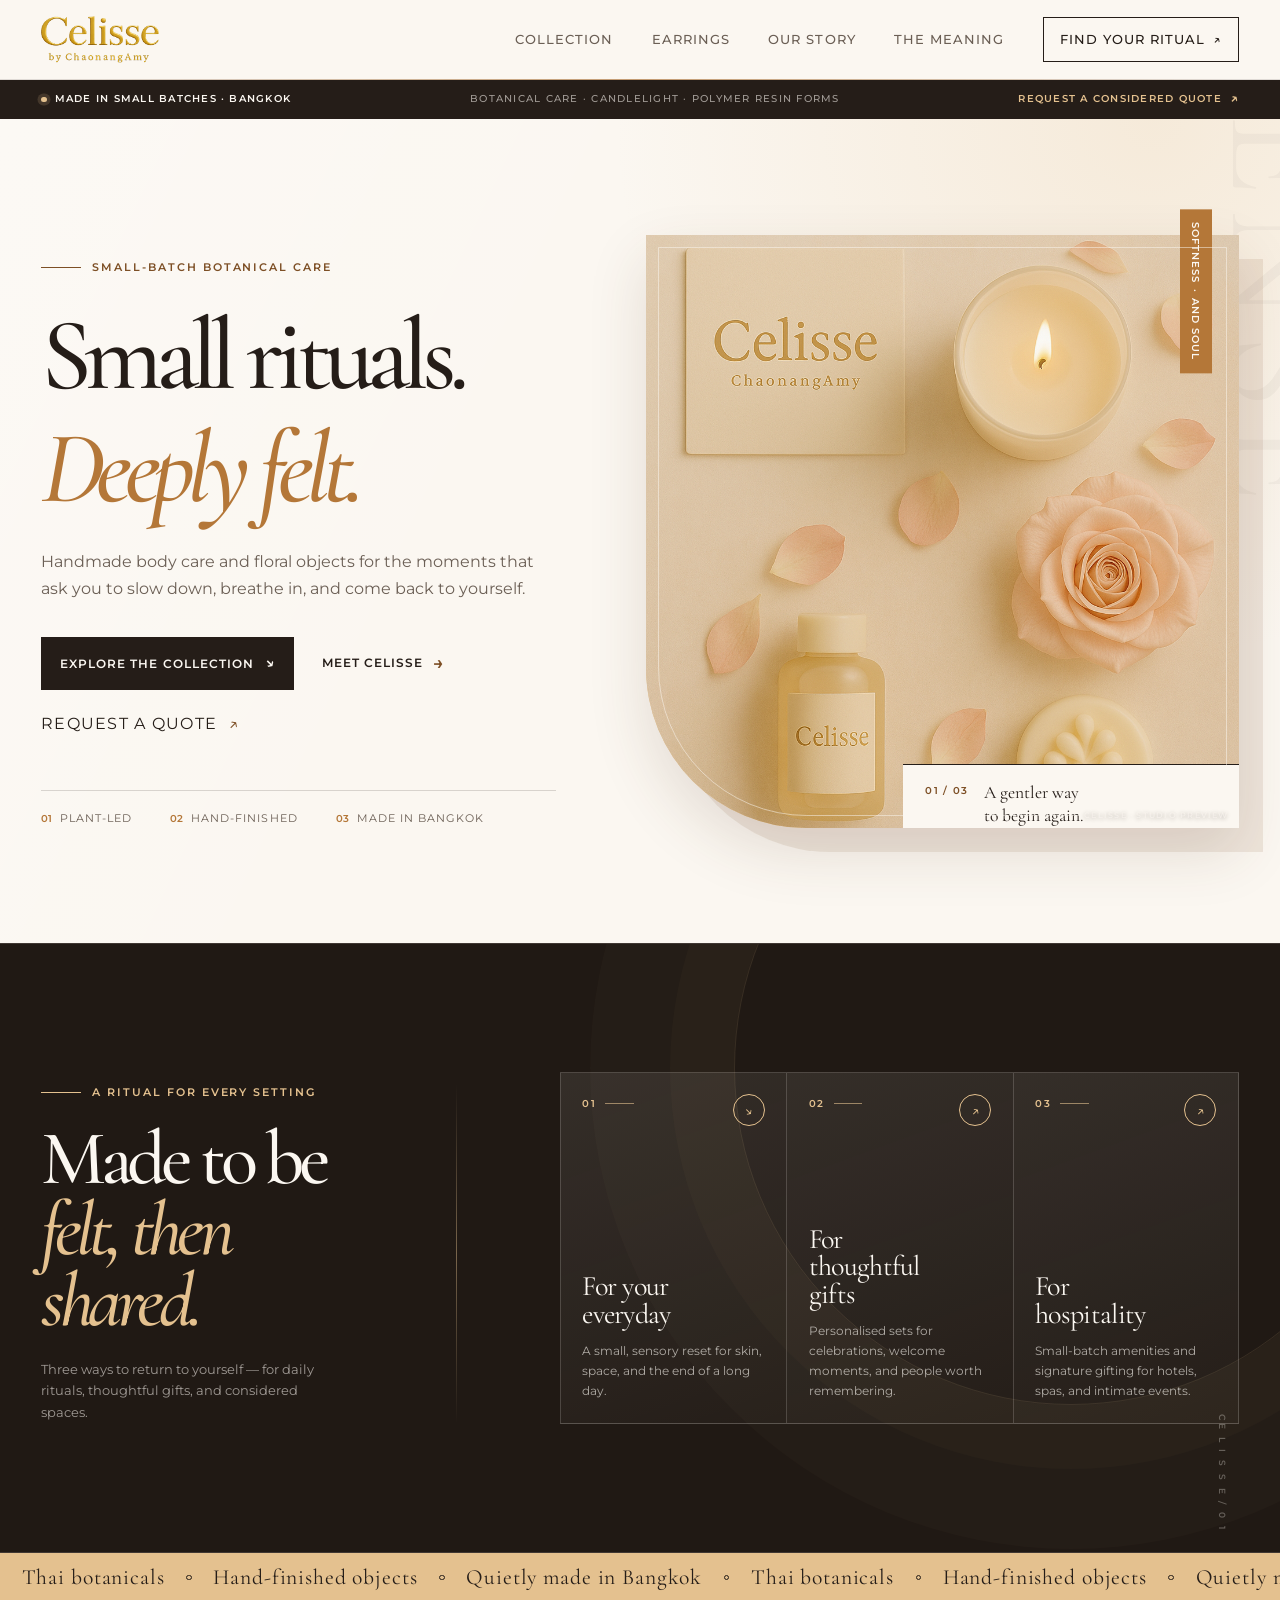
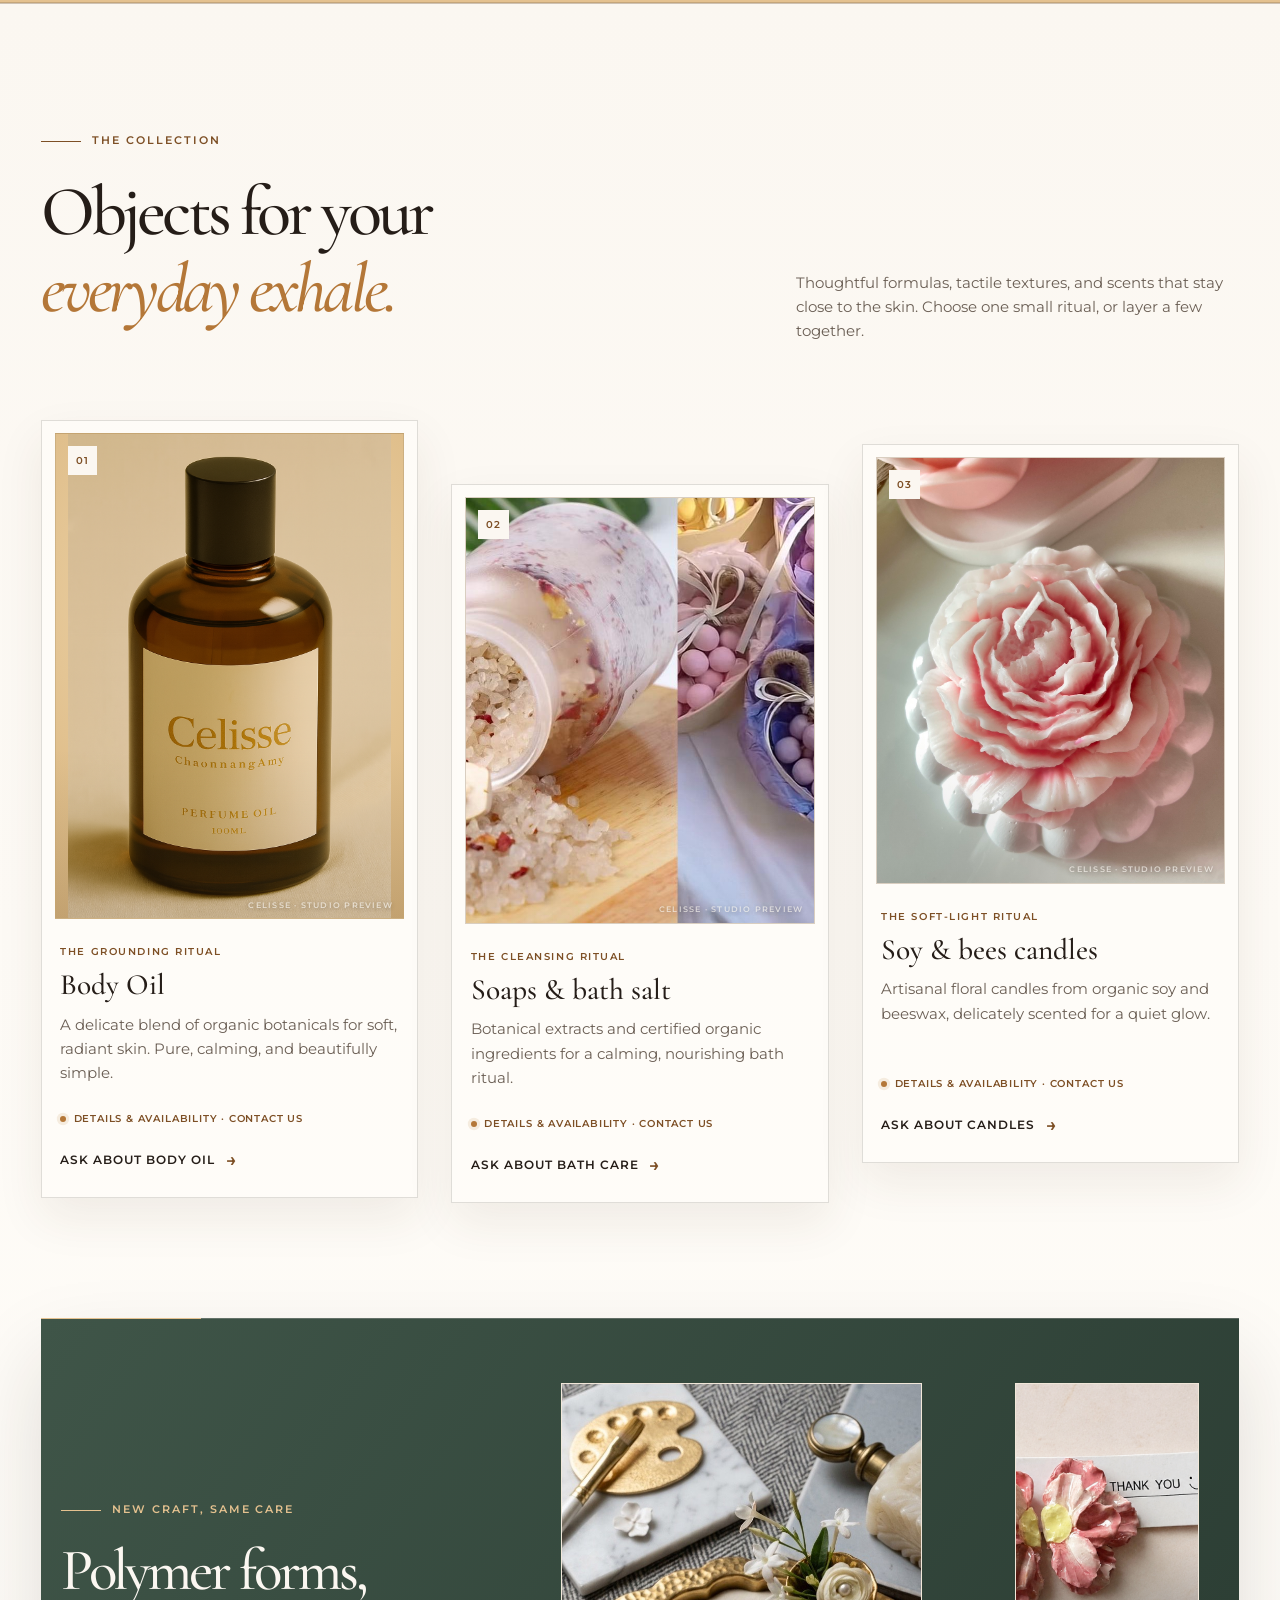
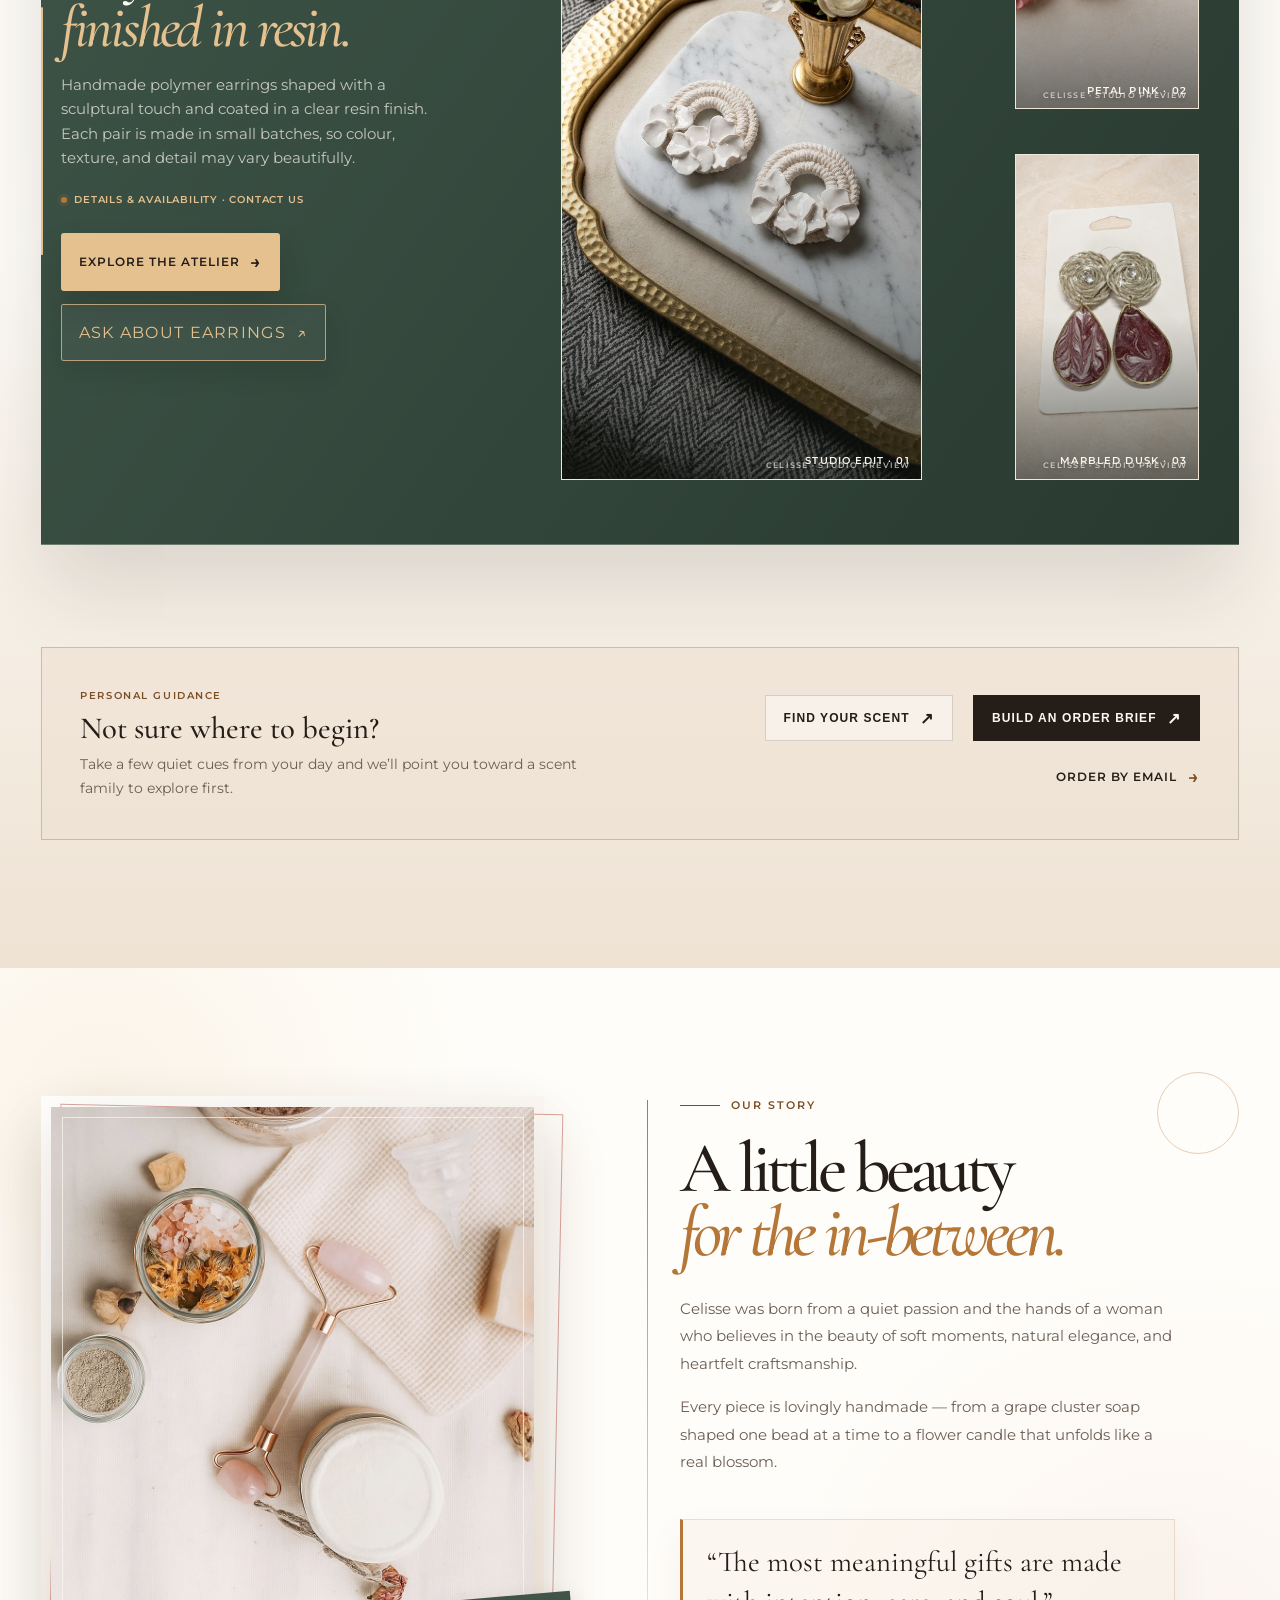
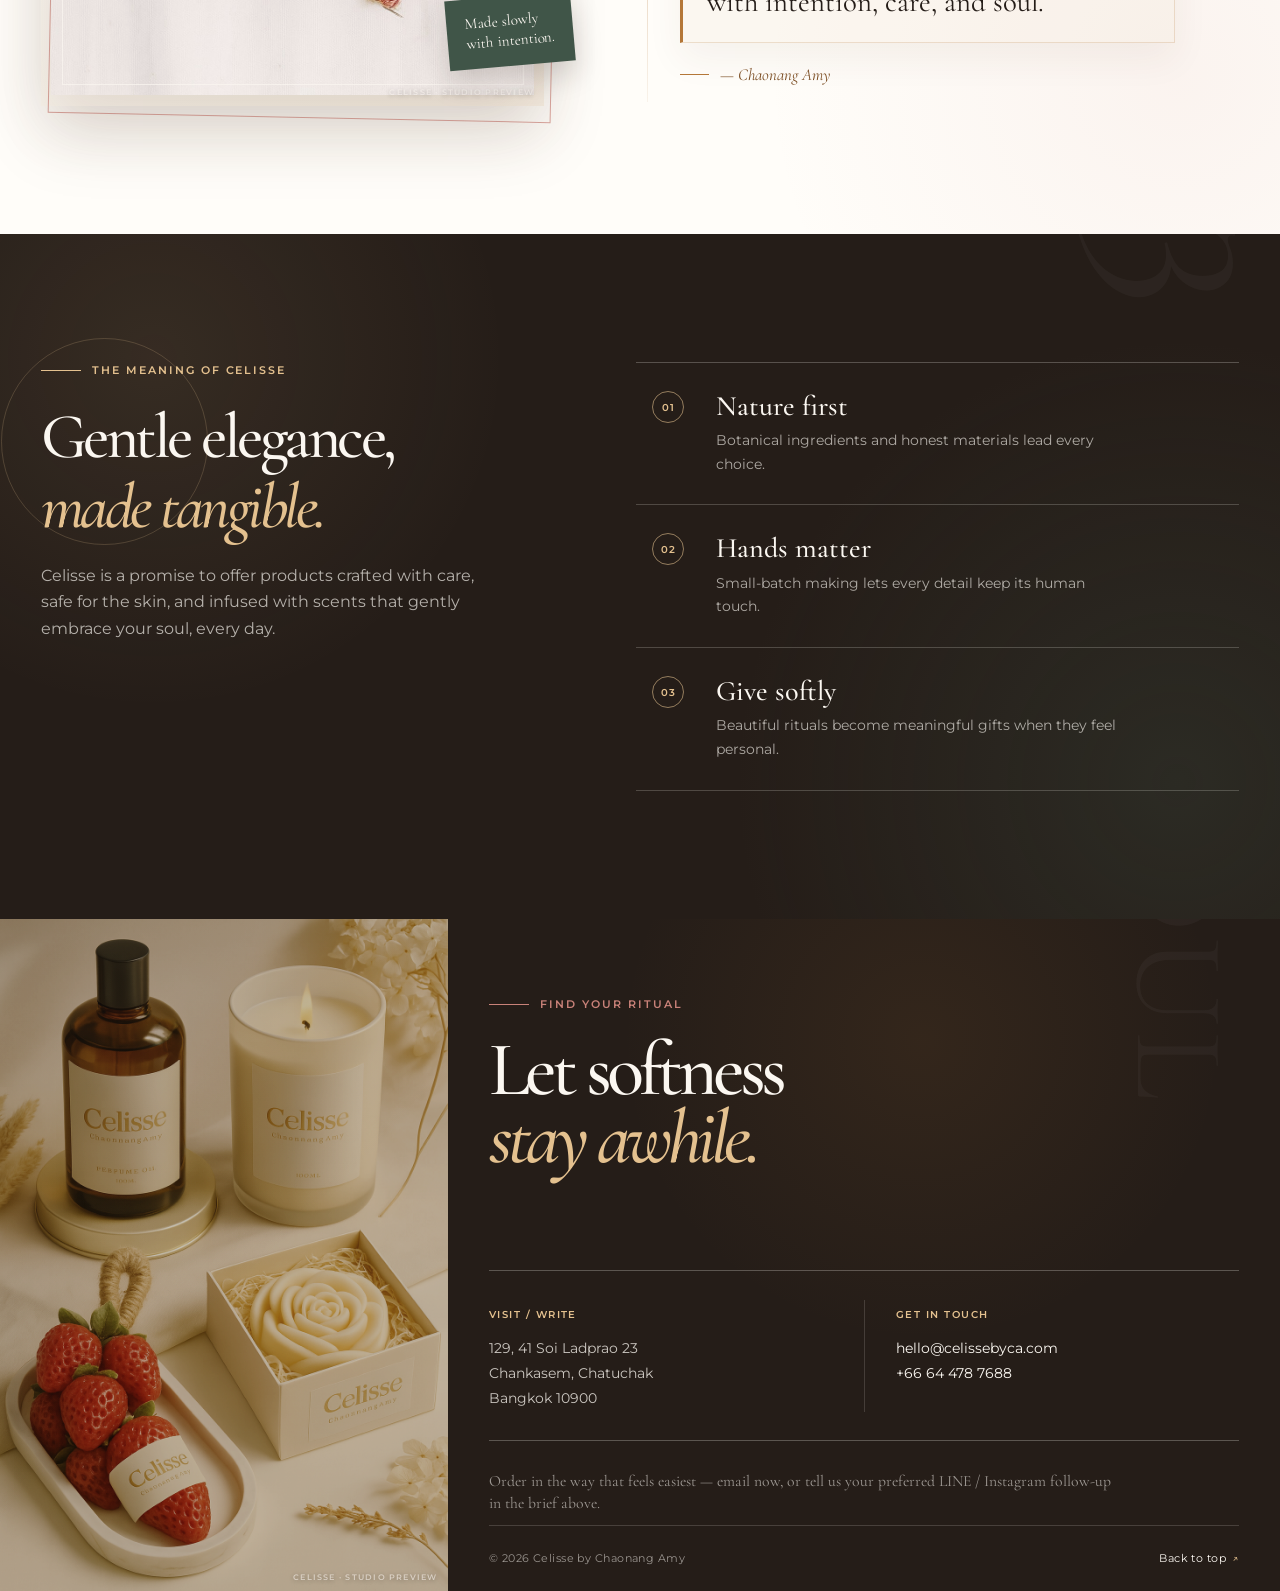
<file: index.html>
<!DOCTYPE html>
<html lang="en">
<head>
  <meta charset="UTF-8">
  <meta name="viewport" content="width=device-width, initial-scale=1.0">
  <meta name="description" content="Celisse by Chaonang Amy — small-batch botanical care, handmade with softness and soul in Bangkok.">
  <title>Celisse by Chaonang Amy | Softness &amp; Soul</title>
  <link rel="preconnect" href="https://fonts.googleapis.com">
  <link rel="preconnect" href="https://fonts.gstatic.com" crossorigin>
  <link href="https://fonts.googleapis.com/css2?family=Cormorant+Garamond:ital,wght@0,400;0,500;0,600;0,700;1,400;1,500&family=Montserrat:wght@400;500;600;700&display=swap" rel="stylesheet">
  <link rel="stylesheet" href="assets/css/styles.css?v=20260905-earring-luxury-v5">
</head>
<body class="home-page">
  <a class="skip-link" href="#main-content">Skip to content</a>

  <header class="site-header" id="top">
    <a class="brand" href="#top" aria-label="Celisse by Chaonang Amy home">
      <img src="assets/images/logo-no-bg.png" alt="" class="brand-mark">
    </a>

    <button class="menu-toggle" type="button" aria-expanded="false" aria-controls="site-nav">
      <span class="menu-toggle-label">Menu</span>
      <span class="menu-icon" aria-hidden="true"><i></i><i></i></span>
    </button>

    <nav class="site-nav" id="site-nav" aria-label="Primary navigation">
      <a href="#collection">Collection</a>
      <a href="earrings.html">Earrings</a>
      <a href="#story">Our story</a>
      <a href="#meaning">The meaning</a>
      <a class="nav-cta" href="#contact">Find your ritual <span aria-hidden="true">↗</span></a>
    </nav>
  </header>

  <aside class="atelier-strip" aria-label="Celisse studio note">
    <div class="atelier-strip-inner">
      <span class="atelier-strip-note"><span class="strip-dot" aria-hidden="true"></span> Made in small batches · Bangkok</span>
      <span class="atelier-strip-materials">Botanical care · Candlelight · Polymer resin forms</span>
      <a href="#contact">Request a considered quote <span aria-hidden="true">↗</span></a>
    </div>
  </aside>

  <main id="main-content">
    <section class="hero" aria-labelledby="hero-title">
      <div class="hero-copy">
        <p class="eyebrow"><span class="eyebrow-line" aria-hidden="true"></span> Small-batch botanical care</p>
        <h1 id="hero-title">Small rituals.<br><em>Deeply felt.</em></h1>
        <p class="hero-intro">Handmade body care and floral objects for the moments that ask you to slow down, breathe in, and come back to yourself.</p>
        <div class="hero-actions">
          <a class="button button--solid" href="#collection">Explore the collection <span aria-hidden="true">↘</span></a>
          <a class="text-link" href="#story">Meet Celisse <span aria-hidden="true">→</span></a>
          <button class="text-link text-button" type="button" data-open-quote>Request a quote <span aria-hidden="true">↗</span></button>
        </div>
        <dl class="hero-notes" aria-label="Celisse principles">
          <div><dt>01</dt><dd>Plant-led</dd></div>
          <div><dt>02</dt><dd>Hand-finished</dd></div>
          <div><dt>03</dt><dd>Made in Bangkok</dd></div>
        </dl>
      </div>

      <div class="hero-art">
        <div class="hero-art-frame">
          <img src="assets/images/header-bg.png" alt="Celisse candle, rose, body oil and handmade soap arranged on a warm golden surface" fetchpriority="high">
          <span class="hero-flame" aria-hidden="true">
            <span class="flame-glow"></span>
            <span class="flame-shimmer"></span>
          </span>
        </div>
        <div class="hero-caption">
          <span class="hero-caption-number">01 / 03</span>
          <span class="hero-caption-copy">A gentler way<br>to begin again.</span>
        </div>
        <div class="hero-seal" aria-hidden="true">
          <span>Softness</span>
          <span class="hero-seal-dot">·</span>
          <span>and soul</span>
        </div>
      </div>
    </section>

    <section class="pathways" aria-labelledby="pathways-title">
      <div class="pathways-inner">
        <div class="pathways-heading">
          <p class="eyebrow"><span class="eyebrow-line" aria-hidden="true"></span> A ritual for every setting</p>
          <h2 id="pathways-title">Made to be<br><em>felt, then shared.</em></h2>
          <p class="pathways-note">Three ways to return to yourself — for daily rituals, thoughtful gifts, and considered spaces.</p>
        </div>
        <div class="pathway-grid">
          <a class="pathway" href="#collection" data-reveal>
            <span class="pathway-number">01</span>
            <span class="pathway-title">For your everyday</span>
            <span class="pathway-copy">A small, sensory reset for skin, space, and the end of a long day.</span>
            <span class="pathway-arrow" aria-hidden="true">↘</span>
          </a>
          <button class="pathway pathway--button" type="button" data-open-quote data-reveal>
            <span class="pathway-number">02</span>
            <span class="pathway-title">For thoughtful gifts</span>
            <span class="pathway-copy">Personalised sets for celebrations, welcome moments, and people worth remembering.</span>
            <span class="pathway-arrow" aria-hidden="true">↗</span>
          </button>
          <button class="pathway pathway--button" type="button" data-open-quote data-reveal>
            <span class="pathway-number">03</span>
            <span class="pathway-title">For hospitality</span>
            <span class="pathway-copy">Small-batch amenities and signature gifting for hotels, spas, and intimate events.</span>
            <span class="pathway-arrow" aria-hidden="true">↗</span>
          </button>
        </div>
      </div>
    </section>

    <section class="ritual-marquee" aria-label="Celisse materials and making">
      <div class="marquee-track">
        <span>Thai botanicals</span><i class="marquee-mark" aria-hidden="true"></i><span>Hand-finished objects</span><i class="marquee-mark" aria-hidden="true"></i><span>Quietly made in Bangkok</span><i class="marquee-mark" aria-hidden="true"></i><span>Thai botanicals</span><i class="marquee-mark" aria-hidden="true"></i><span>Hand-finished objects</span><i class="marquee-mark" aria-hidden="true"></i><span>Quietly made in Bangkok</span><i class="marquee-mark" aria-hidden="true"></i>
      </div>
    </section>

    <section class="collection section" id="collection" aria-labelledby="collection-title">
      <div class="section-heading">
        <div>
          <p class="eyebrow"><span class="eyebrow-line" aria-hidden="true"></span> The collection</p>
          <h2 id="collection-title">Objects for your<br><em>everyday exhale.</em></h2>
        </div>
        <p class="section-lede">Thoughtful formulas, tactile textures, and scents that stay close to the skin. Choose one small ritual, or layer a few together.</p>
      </div>

      <div class="product-grid">
        <article class="product-card product-card--feature" data-reveal>
          <div class="product-media">
            <img src="assets/images/body-oil.png" alt="Amber glass bottle of Celisse perfume oil" loading="lazy" decoding="async">
            <span class="product-index">01</span>
          </div>
          <div class="product-info">
            <p class="product-kicker">The grounding ritual</p>
            <h3>Body Oil</h3>
            <p>A delicate blend of organic botanicals for soft, radiant skin. Pure, calming, and beautifully simple.</p>
            <p class="product-status"><span class="product-status-dot" aria-hidden="true"></span>Details &amp; availability · Contact us</p>
            <a class="text-link" href="#contact" data-open-quote data-product="Body Oil">Ask about body oil <span aria-hidden="true">→</span></a>
          </div>
        </article>

        <article class="product-card" data-reveal>
          <div class="product-media">
            <img src="assets/images/organic-soaps.jpg" alt="Handmade organic soaps and bath salts with dried botanicals" loading="lazy" decoding="async">
            <span class="product-index">02</span>
          </div>
          <div class="product-info">
            <p class="product-kicker">The cleansing ritual</p>
            <h3>Soaps &amp; bath salt</h3>
            <p>Botanical extracts and certified organic ingredients for a calming, nourishing bath ritual.</p>
            <p class="product-status"><span class="product-status-dot" aria-hidden="true"></span>Details &amp; availability · Contact us</p>
            <a class="text-link" href="#contact" data-open-quote data-product="Soaps & bath salt">Ask about bath care <span aria-hidden="true">→</span></a>
          </div>
        </article>

        <article class="product-card" data-reveal>
          <div class="product-media">
            <img src="assets/images/soy-candles.jpg" alt="Handmade pink floral soy candle" loading="lazy" decoding="async">
            <span class="product-index">03</span>
          </div>
          <div class="product-info">
            <p class="product-kicker">The soft-light ritual</p>
            <h3>Soy &amp; bees candles</h3>
            <p>Artisanal floral candles from organic soy and beeswax, delicately scented for a quiet glow.</p>
            <p class="product-status"><span class="product-status-dot" aria-hidden="true"></span>Details &amp; availability · Contact us</p>
            <a class="text-link" href="#contact" data-open-quote data-product="Soy & bees candles">Ask about candles <span aria-hidden="true">→</span></a>
          </div>
        </article>
      </div>
      <section class="collection-family" id="earrings" aria-labelledby="earrings-title" data-reveal>
        <div class="family-intro">
          <p class="eyebrow"><span class="eyebrow-line" aria-hidden="true"></span> New craft, same care</p>
          <h3 id="earrings-title">Polymer forms,<br><em>finished in resin.</em></h3>
          <p>Handmade polymer earrings shaped with a sculptural touch and coated in a clear resin finish. Each pair is made in small batches, so colour, texture, and detail may vary beautifully.</p>
          <p class="product-status"><span class="product-status-dot" aria-hidden="true"></span>Details &amp; availability · Contact us</p>
          <div class="family-actions">
            <a class="text-link" href="earrings.html">Explore the atelier <span aria-hidden="true">→</span></a>
            <button class="text-link text-button" type="button" data-open-quote data-product="Handmade polymer earrings finished with resin">Ask about earrings <span aria-hidden="true">↗</span></button>
          </div>
        </div>
        <div class="family-gallery" aria-label="Handmade polymer earrings finished with resin gallery">
          <figure class="family-gallery-feature">
            <img src="assets/images/earrings/S__8593444_0.jpg" alt="White floral handmade earrings styled on a marble tray" loading="lazy" decoding="async">
            <figcaption>Studio edit · 01</figcaption>
          </figure>
          <figure>
            <img src="assets/images/earrings/S__8839172_0-retouched.png" alt="Pink floral resin earrings" loading="lazy" decoding="async">
            <figcaption>Petal pink · 02</figcaption>
          </figure>
          <figure>
            <img src="assets/images/earrings/S__8593455_0-retouched.png" alt="Marbled burgundy teardrop resin earrings" loading="lazy" decoding="async">
            <figcaption>Marbled dusk · 03</figcaption>
          </figure>
        </div>
      </section>
      <div class="collection-cta" data-reveal>
        <div>
          <p class="product-kicker">Personal guidance</p>
          <h3>Not sure where to begin?</h3>
          <p>Take a few quiet cues from your day and we’ll point you toward a scent family to explore first.</p>
        </div>
        <div class="collection-cta-actions">
          <button class="button button--soft" type="button" data-open-scent-finder>Find your scent <span aria-hidden="true">↗</span></button>
          <button class="button button--solid" type="button" data-open-quote>Build an order brief <span aria-hidden="true">↗</span></button>
          <a class="text-link" href="mailto:hello@celissebyca.com?subject=Celisse%20order%20enquiry">Order by email <span aria-hidden="true">→</span></a>
        </div>
      </div>
    </section>

    <section class="story section" id="story" aria-labelledby="story-title" data-reveal>
      <div class="story-image">
        <img src="assets/images/brand-story.jpg" alt="Close-up of a handmade pink floral candle" loading="lazy" decoding="async">
        <span class="image-note">Made slowly<br>with intention.</span>
      </div>
      <div class="story-copy">
        <p class="eyebrow"><span class="eyebrow-line" aria-hidden="true"></span> Our story</p>
        <h2 id="story-title">A little beauty<br><em>for the in-between.</em></h2>
        <p>Celisse was born from a quiet passion and the hands of a woman who believes in the beauty of soft moments, natural elegance, and heartfelt craftsmanship.</p>
        <p>Every piece is lovingly handmade — from a grape cluster soap shaped one bead at a time to a flower candle that unfolds like a real blossom.</p>
        <blockquote>“The most meaningful gifts are made with intention, care, and soul.”</blockquote>
        <p class="signature">— Chaonang Amy</p>
      </div>
    </section>

    <section class="meaning section" id="meaning" aria-labelledby="meaning-title" data-reveal>
      <div class="meaning-intro">
        <p class="eyebrow"><span class="eyebrow-line" aria-hidden="true"></span> The meaning of Celisse</p>
        <h2 id="meaning-title">Gentle elegance,<br><em>made tangible.</em></h2>
        <p>Celisse is a promise to offer products crafted with care, safe for the skin, and infused with scents that gently embrace your soul, every day.</p>
      </div>
      <div class="meaning-list">
        <div class="meaning-item">
          <span class="meaning-number">01</span>
          <div><h3>Nature first</h3><p>Botanical ingredients and honest materials lead every choice.</p></div>
        </div>
        <div class="meaning-item">
          <span class="meaning-number">02</span>
          <div><h3>Hands matter</h3><p>Small-batch making lets every detail keep its human touch.</p></div>
        </div>
        <div class="meaning-item">
          <span class="meaning-number">03</span>
          <div><h3>Give softly</h3><p>Beautiful rituals become meaningful gifts when they feel personal.</p></div>
        </div>
      </div>
    </section>
  </main>

  <dialog class="scent-dialog" id="scent-dialog" aria-labelledby="scent-title" aria-describedby="scent-intro">
    <div class="scent-dialog-inner">
      <button class="dialog-close" type="button" data-close-scent aria-label="Close scent finder">×</button>
      <p class="eyebrow"><span class="eyebrow-line" aria-hidden="true"></span> A gentle guide</p>
      <h2 id="scent-title">Find the scent<br><em>that feels like you.</em></h2>
      <p class="dialog-intro" id="scent-intro">Four quick choices are enough. There is no wrong answer — this is simply a beautiful place to begin.</p>

      <form class="scent-form" id="scent-form">
        <fieldset>
          <legend><span>01</span> Where will the scent live?</legend>
          <div class="scent-options">
            <label class="scent-option"><input type="radio" name="setting" value="body" required><span><strong>On my skin</strong><small>Body care and personal ritual</small></span></label>
            <label class="scent-option"><input type="radio" name="setting" value="space"><span><strong>In my space</strong><small>Candlelight, evenings, and slow rooms</small></span></label>
            <label class="scent-option"><input type="radio" name="setting" value="gift"><span><strong>For someone else</strong><small>A thoughtful gift with feeling</small></span></label>
            <label class="scent-option"><input type="radio" name="setting" value="hospitality"><span><strong>For guests</strong><small>Hotel, spa, or intimate event</small></span></label>
          </div>
        </fieldset>

        <fieldset>
          <legend><span>02</span> How should it feel?</legend>
          <div class="scent-options scent-options--four">
            <label class="scent-option"><input type="radio" name="mood" value="quiet" required><span><strong>Quiet</strong><small>Soft, close, reassuring</small></span></label>
            <label class="scent-option"><input type="radio" name="mood" value="bright"><span><strong>Bright</strong><small>Fresh, awake, optimistic</small></span></label>
            <label class="scent-option"><input type="radio" name="mood" value="warm"><span><strong>Warm</strong><small>Floral, tender, enveloping</small></span></label>
            <label class="scent-option"><input type="radio" name="mood" value="clear"><span><strong>Clear</strong><small>Clean, airy, restorative</small></span></label>
          </div>
        </fieldset>

        <fieldset>
          <legend><span>03</span> Which note family calls to you?</legend>
          <div class="scent-options scent-options--four">
            <label class="scent-option"><input type="radio" name="notes" value="herbal" required><span><strong>Thai herbs</strong><small>Green, rooted, sun-warmed</small></span></label>
            <label class="scent-option"><input type="radio" name="notes" value="floral"><span><strong>Petals</strong><small>Jasmine, rose, and soft bloom</small></span></label>
            <label class="scent-option"><input type="radio" name="notes" value="citrus"><span><strong>Citrus peel</strong><small>Light, sparkling, lifted</small></span></label>
            <label class="scent-option"><input type="radio" name="notes" value="woods"><span><strong>Soft woods</strong><small>Warm, grounded, quietly elegant</small></span></label>
          </div>
        </fieldset>

        <fieldset>
          <legend><span>04</span> How present should it be?</legend>
          <div class="scent-options scent-options--three">
            <label class="scent-option"><input type="radio" name="presence" value="whisper" required><span><strong>A whisper</strong><small>Only noticed up close</small></span></label>
            <label class="scent-option"><input type="radio" name="presence" value="noticeable"><span><strong>Noticeable</strong><small>A soft trail through the day</small></span></label>
            <label class="scent-option"><input type="radio" name="presence" value="layered"><span><strong>Layered</strong><small>A room-filling signature</small></span></label>
          </div>
        </fieldset>

        <p class="form-status" id="scent-status" role="status" aria-live="polite" hidden></p>
        <button class="button button--solid scent-submit" type="submit">Reveal my scent direction <span aria-hidden="true">↗</span></button>
      </form>

      <section class="scent-result" id="scent-result" hidden aria-live="polite">
        <p class="product-kicker">Your first direction</p>
        <h3 id="scent-result-title"></h3>
        <p id="scent-result-copy"></p>
        <div class="scent-result-notes"><span>Explore</span><strong id="scent-result-notes"></strong></div>
        <p class="scent-result-note">A starting point, not a prescription. Final scent availability and formula can be confirmed with the Celisse studio.</p>
        <div class="scent-result-actions">
          <button class="button button--solid" type="button" data-use-scent-result>Use this in my order brief <span aria-hidden="true">↗</span></button>
          <button class="text-link text-button" type="button" data-reset-scent>Try again <span aria-hidden="true">↻</span></button>
        </div>
      </section>
    </div>
  </dialog>

  <dialog class="quote-dialog" id="quote-dialog" aria-labelledby="quote-title" aria-describedby="quote-intro">
    <div class="quote-dialog-inner">
      <button class="dialog-close" type="button" data-close-quote aria-label="Close order brief">×</button>
      <p class="eyebrow"><span class="eyebrow-line" aria-hidden="true"></span> A considered beginning</p>
      <h2 id="quote-title">Tell us what<br><em>you’re imagining.</em></h2>
      <p class="dialog-intro" id="quote-intro">This brief opens an email to our studio so we can respond personally. Choose LINE or Instagram as your preferred follow-up channel if that suits you.</p>
      <form class="quote-form" id="quote-form">
        <label>Name<input name="name" type="text" autocomplete="name" required></label>
        <label>Email<input name="email" type="email" autocomplete="email" required></label>
        <label>What are you looking for?
          <select name="occasion" required>
            <option value="" selected disabled>Select an occasion</option>
            <option>Personal ritual</option>
            <option>Premium gift</option>
            <option>Hotel or spa partnership</option>
            <option>Event or celebration</option>
          </select>
        </label>
        <label>Preferred follow-up
          <select name="channel">
            <option>Email</option>
            <option>LINE</option>
            <option>Instagram</option>
          </select>
        </label>
        <label class="quote-form-wide">A little about what you need<textarea name="message" rows="4" placeholder="Quantity, timing, scent mood, or gifting notes"></textarea></label>
        <p class="form-status" id="quote-status" role="status" aria-live="polite" hidden></p>
        <button class="button button--solid quote-submit" type="submit">Open email brief <span aria-hidden="true">↗</span></button>
      </form>
    </div>
  </dialog>

  <footer class="site-footer" id="contact">
    <div class="footer-image"><img src="assets/images/footer-products.png" alt="Celisse botanical bath and skincare objects" loading="lazy" decoding="async"></div>
    <div class="footer-content">
      <div class="footer-heading">
        <p class="eyebrow"><span class="eyebrow-line" aria-hidden="true"></span> Find your ritual</p>
        <h2>Let softness<br><em>stay awhile.</em></h2>
      </div>
      <div class="contact-grid">
        <div><span class="contact-label">Visit / write</span><p>129, 41 Soi Ladprao 23<br>Chankasem, Chatuchak<br>Bangkok 10900</p></div>
        <div><span class="contact-label">Get in touch</span><p><a href="mailto:hello@celissebyca.com">hello@celissebyca.com</a><br><a href="tel:+66644787688">+66 64 478 7688</a></p></div>
      </div>
      <p class="channel-note">Order in the way that feels easiest — email now, or tell us your preferred LINE / Instagram follow-up in the brief above.</p>
      <div class="footer-bottom"><span>© <span id="current-year">2024</span> Celisse by Chaonang Amy</span><a href="#top">Back to top <span aria-hidden="true">↗</span></a></div>
    </div>
  </footer>

  <script>
    document.documentElement.classList.add('js-ready');

    const menuToggle = document.querySelector('.menu-toggle');
    const siteNav = document.querySelector('#site-nav');
    const scentDialog = document.querySelector('#scent-dialog');
    const scentForm = document.querySelector('#scent-form');
    const scentResult = document.querySelector('#scent-result');
    const scentResultTitle = document.querySelector('#scent-result-title');
    const scentResultCopy = document.querySelector('#scent-result-copy');
    const scentResultNotes = document.querySelector('#scent-result-notes');
    const scentStatus = document.querySelector('#scent-status');
    const quoteDialog = document.querySelector('#quote-dialog');
    const quoteForm = document.querySelector('#quote-form');
    const quoteStatus = document.querySelector('#quote-status');
    const quoteSubmit = quoteForm.querySelector('.quote-submit');
    let lastScentTrigger = null;
    let lastQuoteTrigger = null;

    const scentProfiles = {
      quiet: {
        title: 'Quiet & grounded',
        copy: 'A close-to-skin direction with a little hush around the edges — gentle botanicals, soft warmth, and a slower kind of comfort.',
        notes: 'green herbs · tea leaves · soft woods'
      },
      bright: {
        title: 'Bright & botanical',
        copy: 'A light-filled direction that feels like opening the windows after rain — crisp greens, citrus lift, and an easy sense of freshness.',
        notes: 'lemongrass · citrus peel · young leaves'
      },
      warm: {
        title: 'Warm & floral',
        copy: 'A tender direction for people who love softness with presence — petal-rich, sun-warmed, and quietly romantic without feeling sweet.',
        notes: 'jasmine · rose petals · warm botanicals'
      },
      clear: {
        title: 'Clear & airy',
        copy: 'A clean, restorative direction that gives a room or ritual a little more breathing space — bright air, herbs, and polished calm.',
        notes: 'fresh herbs · citrus leaf · pale woods'
      }
    };

    const scentSettingLabels = {
      body: 'personal ritual',
      space: 'your space',
      gift: 'a thoughtful gift',
      hospitality: 'a guest-facing setting'
    };

    const scentPresenceLabels = {
      whisper: 'whisper-soft',
      noticeable: 'noticeable but balanced',
      layered: 'layered and atmospheric'
    };

    menuToggle.addEventListener('click', () => {
      const isOpen = menuToggle.getAttribute('aria-expanded') === 'true';
      menuToggle.setAttribute('aria-expanded', String(!isOpen));
      siteNav.classList.toggle('is-open', !isOpen);
    });

    siteNav.querySelectorAll('a').forEach((link) => {
      link.addEventListener('click', () => {
        menuToggle.setAttribute('aria-expanded', 'false');
        siteNav.classList.remove('is-open');
      });
    });

    document.querySelectorAll('a[href="#top"]').forEach((link) => {
      link.addEventListener('click', (event) => {
        event.preventDefault();
        menuToggle.setAttribute('aria-expanded', 'false');
        siteNav.classList.remove('is-open');
        window.scrollTo({
          top: 0,
          behavior: window.matchMedia('(prefers-reduced-motion: reduce)').matches ? 'auto' : 'smooth'
        });
      });
    });

    document.querySelectorAll('[data-open-scent-finder]').forEach((trigger) => {
      trigger.addEventListener('click', () => {
        lastScentTrigger = trigger;
        scentDialog.showModal();
        scentStatus.hidden = true;
        scentForm.querySelector('input:checked, input')?.focus();
      });
    });

    document.querySelector('[data-close-scent]').addEventListener('click', () => scentDialog.close());
    scentDialog.addEventListener('click', (event) => {
      if (event.target === scentDialog) scentDialog.close();
    });
    scentDialog.addEventListener('close', () => lastScentTrigger?.focus());

    scentForm.addEventListener('invalid', () => {
      scentStatus.textContent = 'Choose one answer in each section to reveal your scent direction.';
      scentStatus.dataset.state = 'error';
      scentStatus.hidden = false;
    }, true);

    scentForm.addEventListener('submit', (event) => {
      event.preventDefault();
      const answers = new FormData(scentForm);
      const profile = scentProfiles[answers.get('mood')];
      const setting = scentSettingLabels[answers.get('setting')];
      const presence = scentPresenceLabels[answers.get('presence')];

      scentResultTitle.textContent = profile.title;
      scentResultCopy.textContent = `${profile.copy} For ${setting}, begin with a ${presence} expression.`;
      scentResultNotes.textContent = profile.notes;
      scentStatus.hidden = true;
      scentForm.hidden = true;
      scentResult.hidden = false;
      scentResult.querySelector('[data-use-scent-result]').focus();
    });

    document.querySelector('[data-reset-scent]').addEventListener('click', () => {
      scentForm.reset();
      scentStatus.hidden = true;
      scentForm.hidden = false;
      scentResult.hidden = true;
      scentForm.querySelector('input')?.focus();
    });

    document.querySelector('[data-use-scent-result]').addEventListener('click', () => {
      quoteForm.elements.message.value = `Scent finder direction: ${scentResultTitle.textContent}\nSuggested notes: ${scentResultNotes.textContent}`;
      lastQuoteTrigger = document.querySelector('[data-open-scent-finder]');
      scentDialog.close();
      quoteDialog.showModal();
      quoteStatus.hidden = true;
      quoteForm.elements.name.focus();
    });

    document.querySelectorAll('[data-open-quote]').forEach((trigger) => {
      trigger.addEventListener('click', (event) => {
        event.preventDefault();
        lastQuoteTrigger = trigger;
        const product = trigger.dataset.product;
        if (product) quoteForm.elements.message.value = `Product interest: ${product}\n`;
        quoteStatus.hidden = true;
        quoteSubmit.disabled = false;
        quoteDialog.showModal();
        quoteForm.elements.name.focus();
      });
    });

    document.querySelector('[data-close-quote]').addEventListener('click', () => quoteDialog.close());
    quoteDialog.addEventListener('click', (event) => {
      if (event.target === quoteDialog) quoteDialog.close();
    });
    quoteDialog.addEventListener('close', () => lastQuoteTrigger?.focus());

    quoteForm.addEventListener('invalid', () => {
      quoteStatus.textContent = 'Please complete the highlighted fields before opening your brief.';
      quoteStatus.dataset.state = 'error';
      quoteStatus.hidden = false;
    }, true);

    quoteForm.addEventListener('submit', (event) => {
      event.preventDefault();
      const formData = new FormData(quoteForm);
      const subject = `Celisse enquiry — ${formData.get('occasion')}`;
      const body = [
        `Name: ${formData.get('name')}`,
        `Email: ${formData.get('email')}`,
        `Occasion: ${formData.get('occasion')}`,
        `Preferred follow-up: ${formData.get('channel')}`,
        '',
        formData.get('message') || 'No additional notes.'
      ].join('\n');
      quoteStatus.textContent = 'Your email app should open with the brief prepared. If it does not, email hello@celissebyca.com directly.';
      quoteStatus.dataset.state = 'success';
      quoteStatus.hidden = false;
      quoteSubmit.disabled = true;
      window.location.href = `mailto:hello@celissebyca.com?subject=${encodeURIComponent(subject)}&body=${encodeURIComponent(body)}`;
    });

    const revealItems = document.querySelectorAll('[data-reveal]');
    if ('IntersectionObserver' in window && !window.matchMedia('(prefers-reduced-motion: reduce)').matches) {
      const revealObserver = new IntersectionObserver((entries, observer) => {
        entries.forEach((entry) => {
          if (!entry.isIntersecting) return;
          entry.target.classList.add('is-visible');
          observer.unobserve(entry.target);
        });
      }, { threshold: 0.12 });
      revealItems.forEach((item) => revealObserver.observe(item));
    } else {
      revealItems.forEach((item) => item.classList.add('is-visible'));
    }

    if (window.matchMedia('(pointer: fine)').matches && !window.matchMedia('(prefers-reduced-motion: reduce)').matches) {
      document.querySelectorAll('.product-card, .pathway').forEach((surface) => {
        const trackingTarget = surface.classList.contains('product-card') ? surface.querySelector('.product-media') : surface;
        let frame = 0;
        trackingTarget.addEventListener('pointermove', (event) => {
          const bounds = trackingTarget.getBoundingClientRect();
          const x = ((event.clientX - bounds.left) / bounds.width) * 100;
          const y = ((event.clientY - bounds.top) / bounds.height) * 100;
          cancelAnimationFrame(frame);
          frame = requestAnimationFrame(() => {
            surface.style.setProperty('--spot-x', `${x}%`);
            surface.style.setProperty('--spot-y', `${y}%`);
          });
        });
        trackingTarget.addEventListener('pointerleave', () => {
          cancelAnimationFrame(frame);
          surface.style.setProperty('--spot-x', '50%');
          surface.style.setProperty('--spot-y', '50%');
        });
      });
    }

    /* Protect public image previews without blocking normal page navigation. */
    const protectedFrames = '.hero-art-frame, .product-media, .family-gallery figure, .story-image, .footer-image';
    document.querySelectorAll('img:not(.brand-mark)').forEach((image) => {
      image.draggable = false;
      image.classList.add('protected-image');
      image.addEventListener('dragstart', (event) => event.preventDefault());
      const frame = image.closest(protectedFrames);
      if (!frame || frame.querySelector('.media-watermark')) return;
      frame.classList.add('media-protected');
      const watermark = document.createElement('span');
      watermark.className = 'media-watermark';
      watermark.setAttribute('aria-hidden', 'true');
      watermark.textContent = 'Celisse · studio preview';
      frame.append(watermark);
    });
    document.addEventListener('contextmenu', (event) => {
      if (event.target.closest('img')) event.preventDefault();
    });
    document.querySelector('#current-year').textContent = new Date().getFullYear();
  </script>
</body>
</html>
</file>
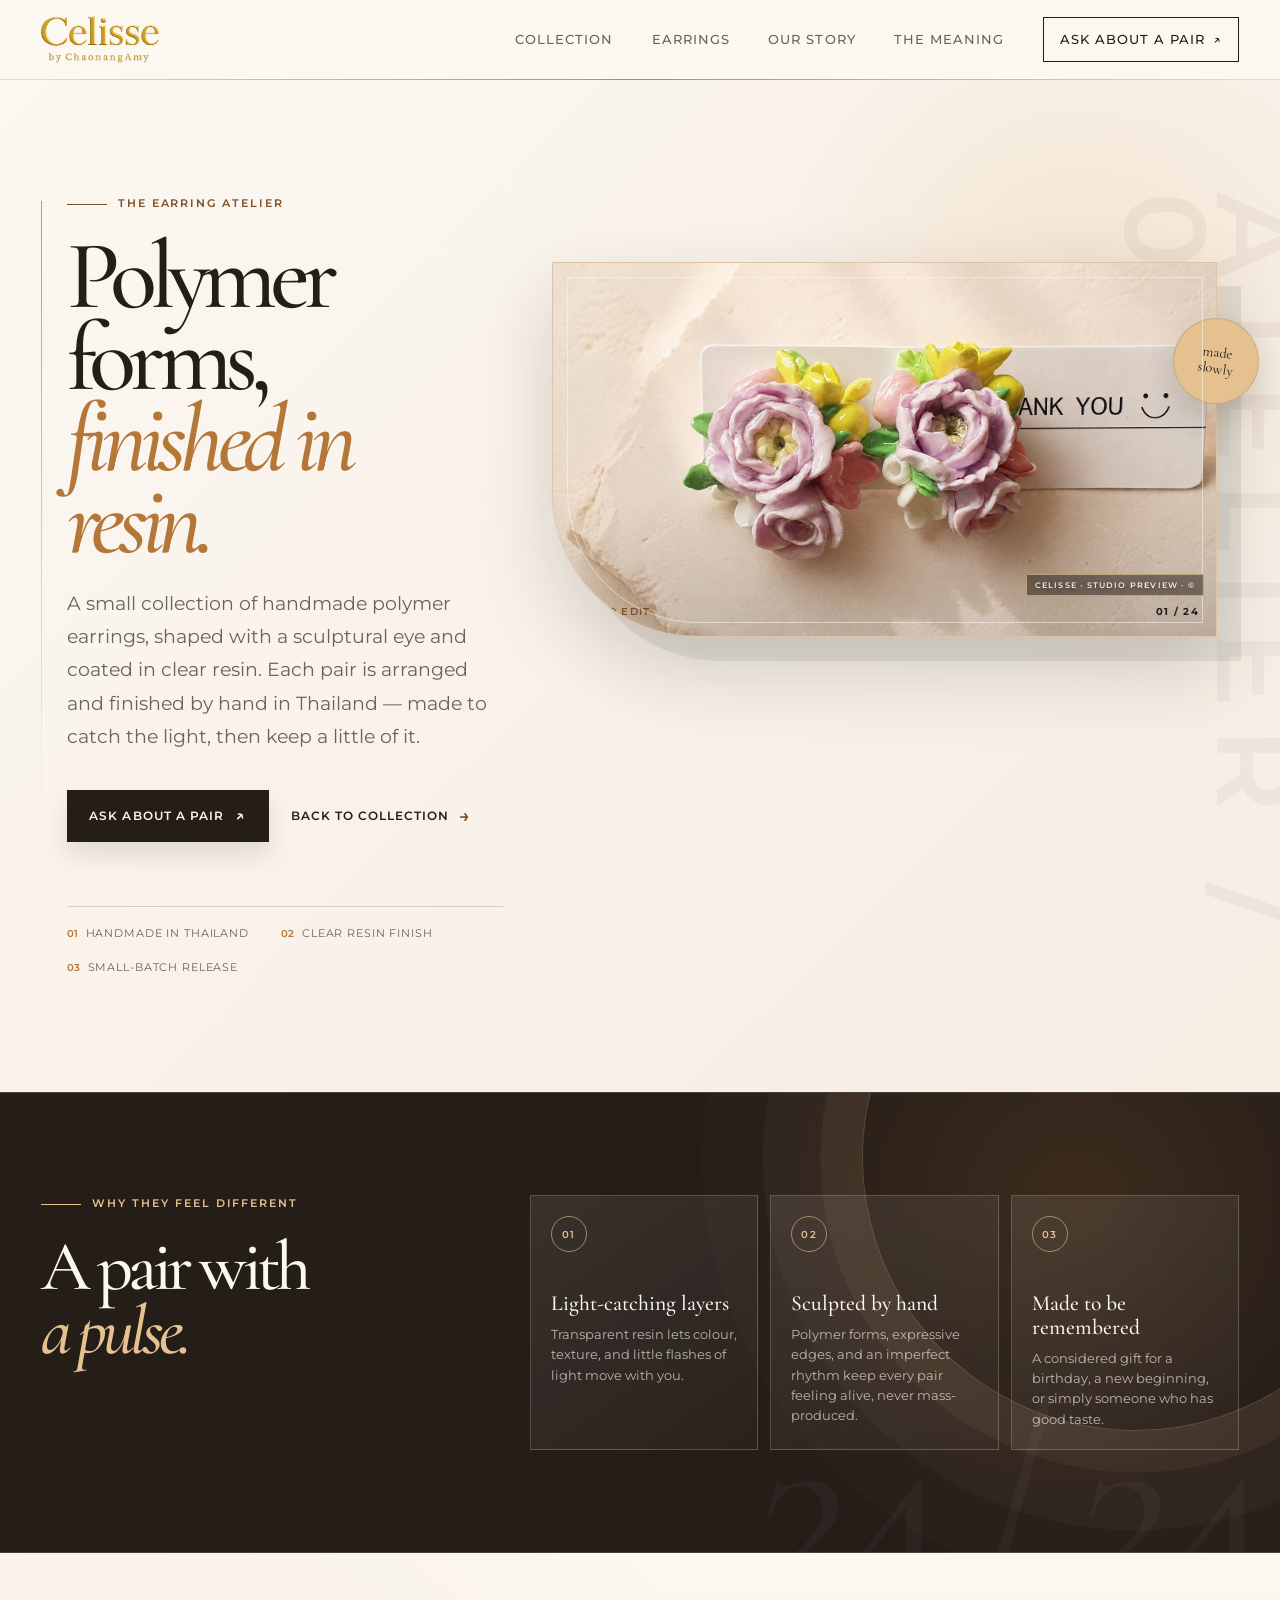
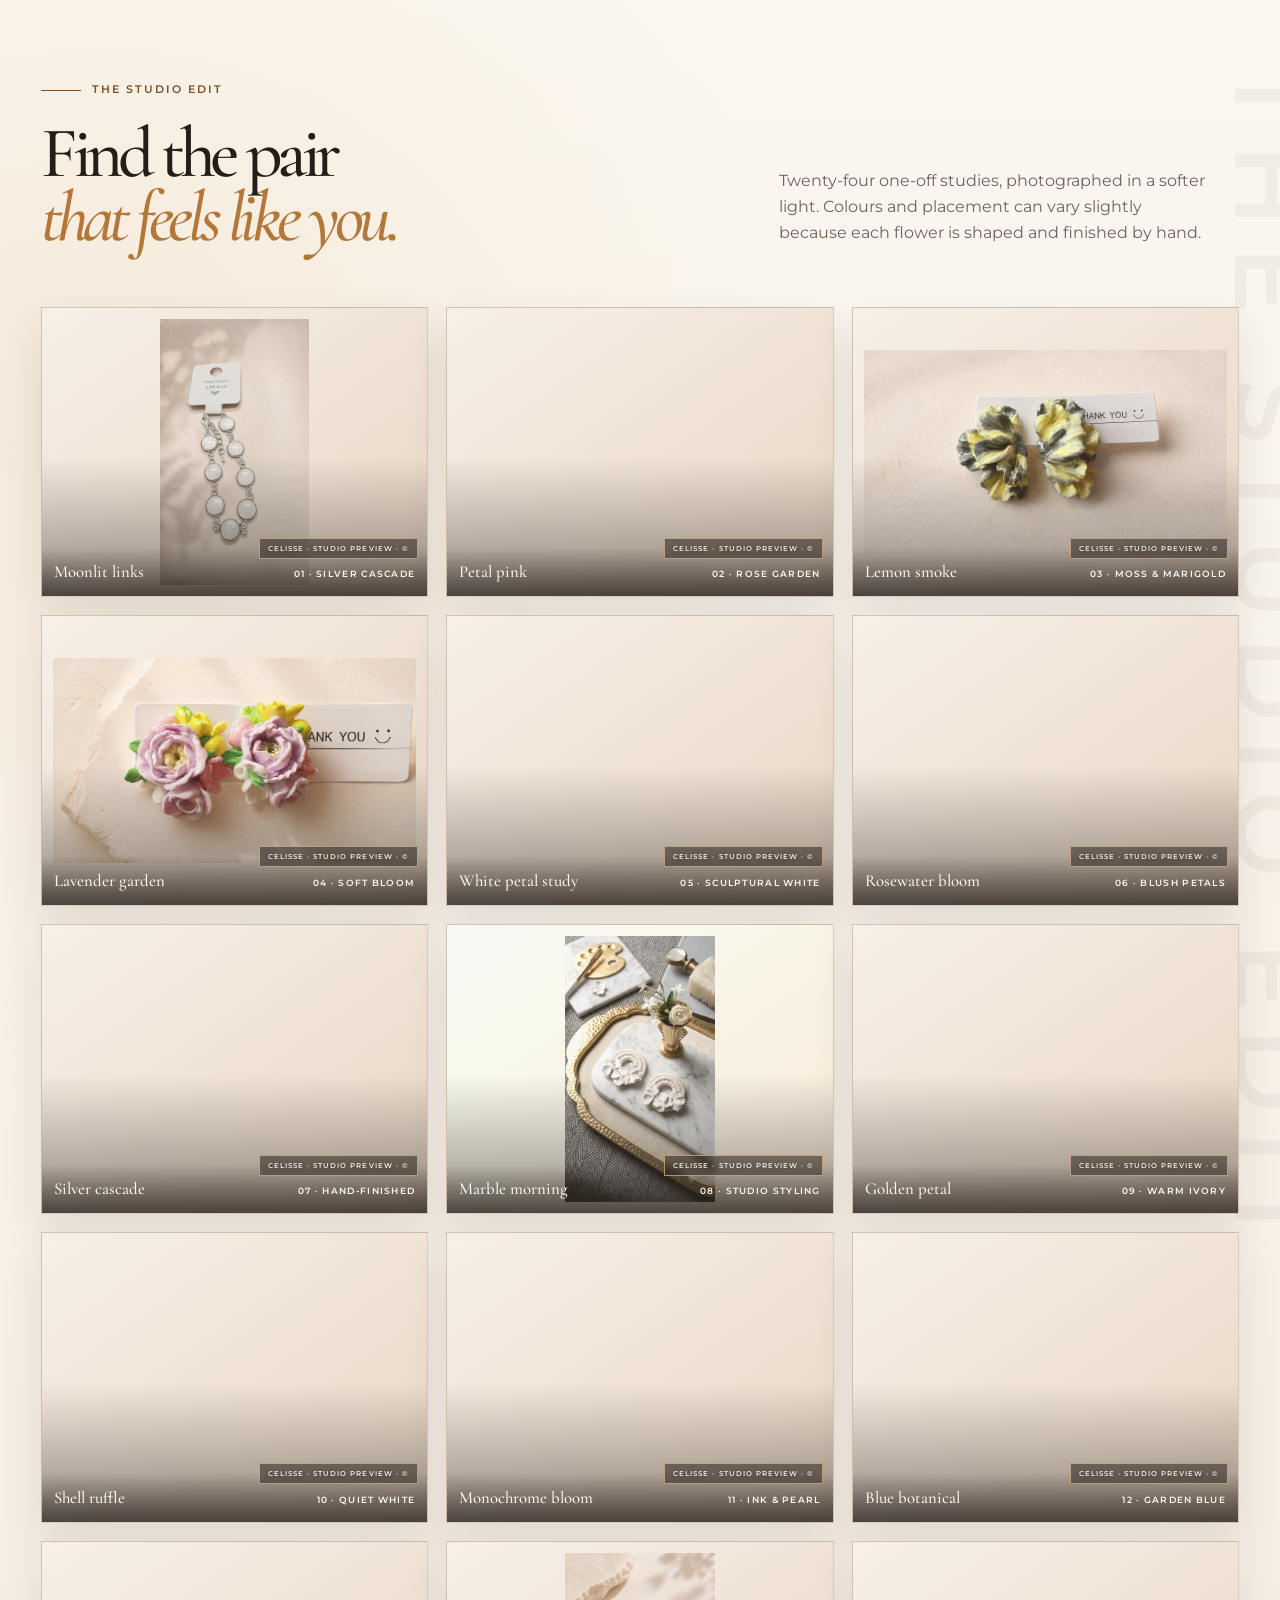
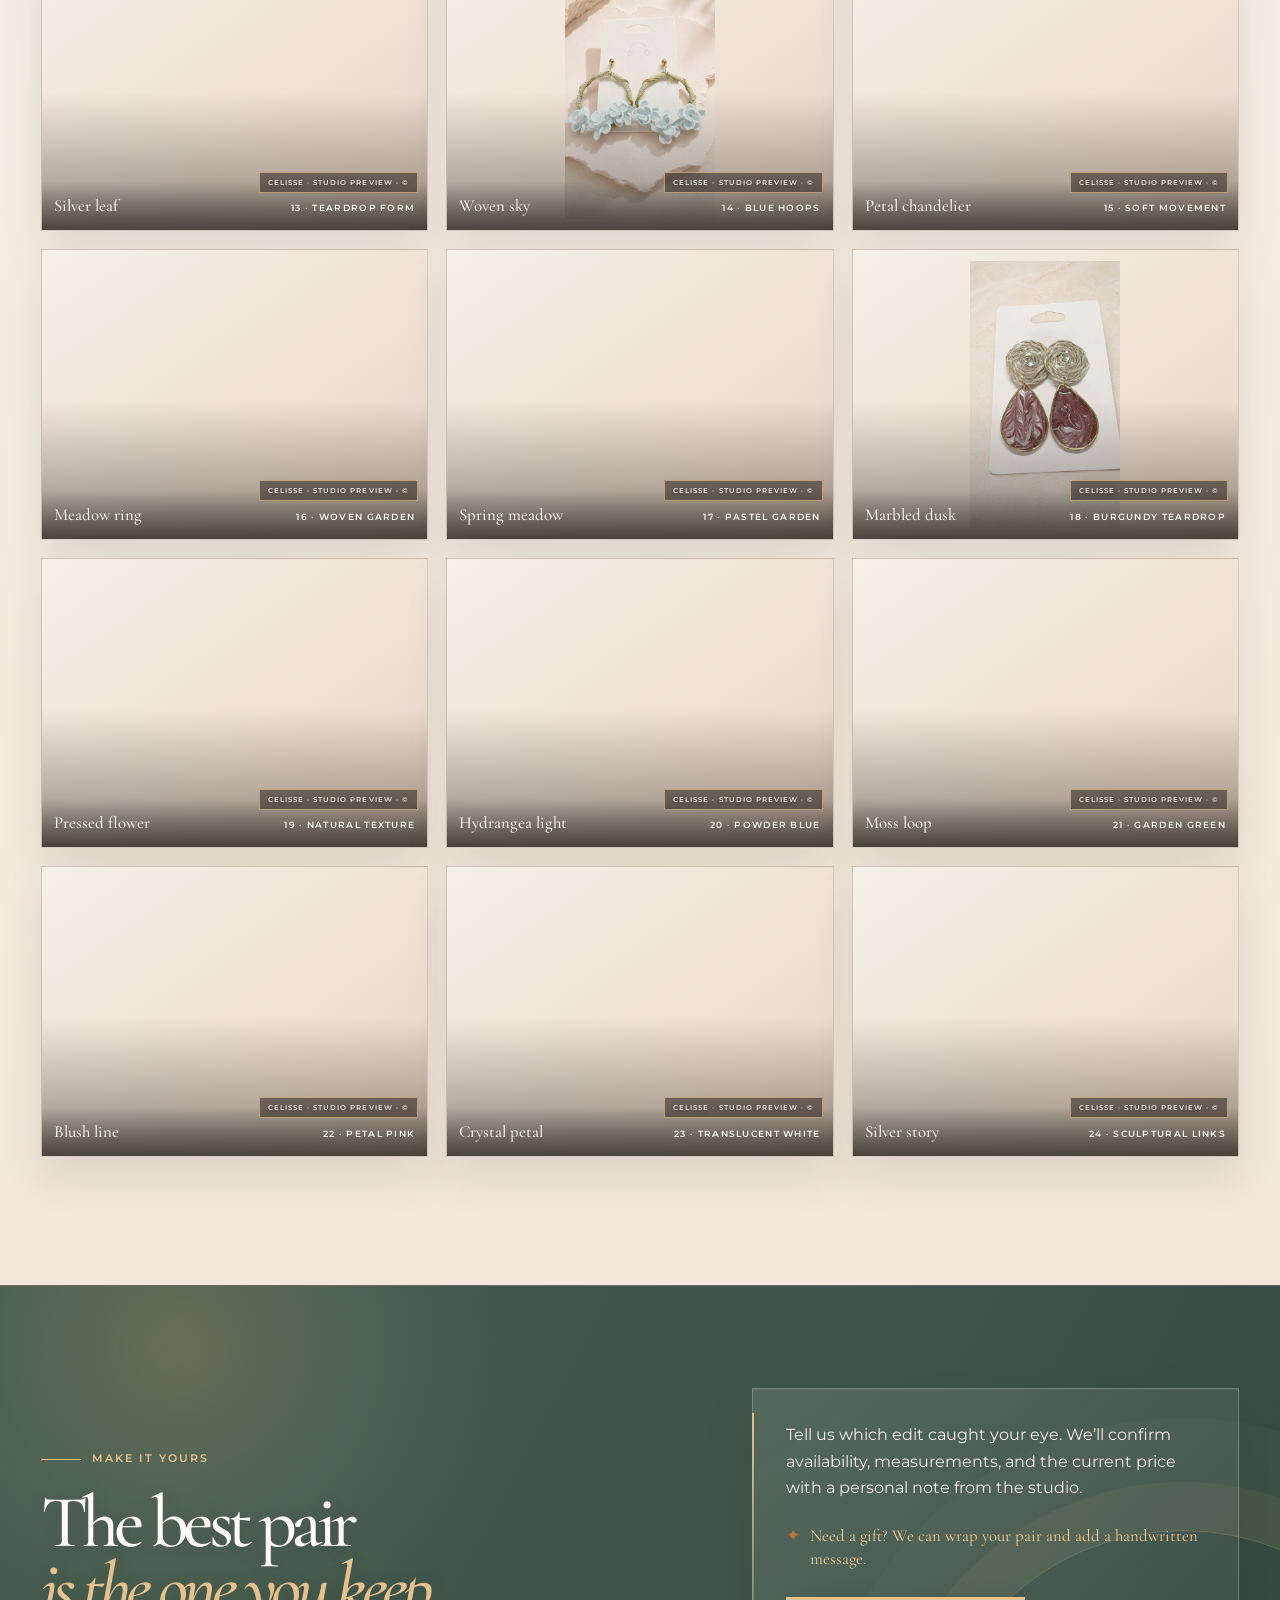
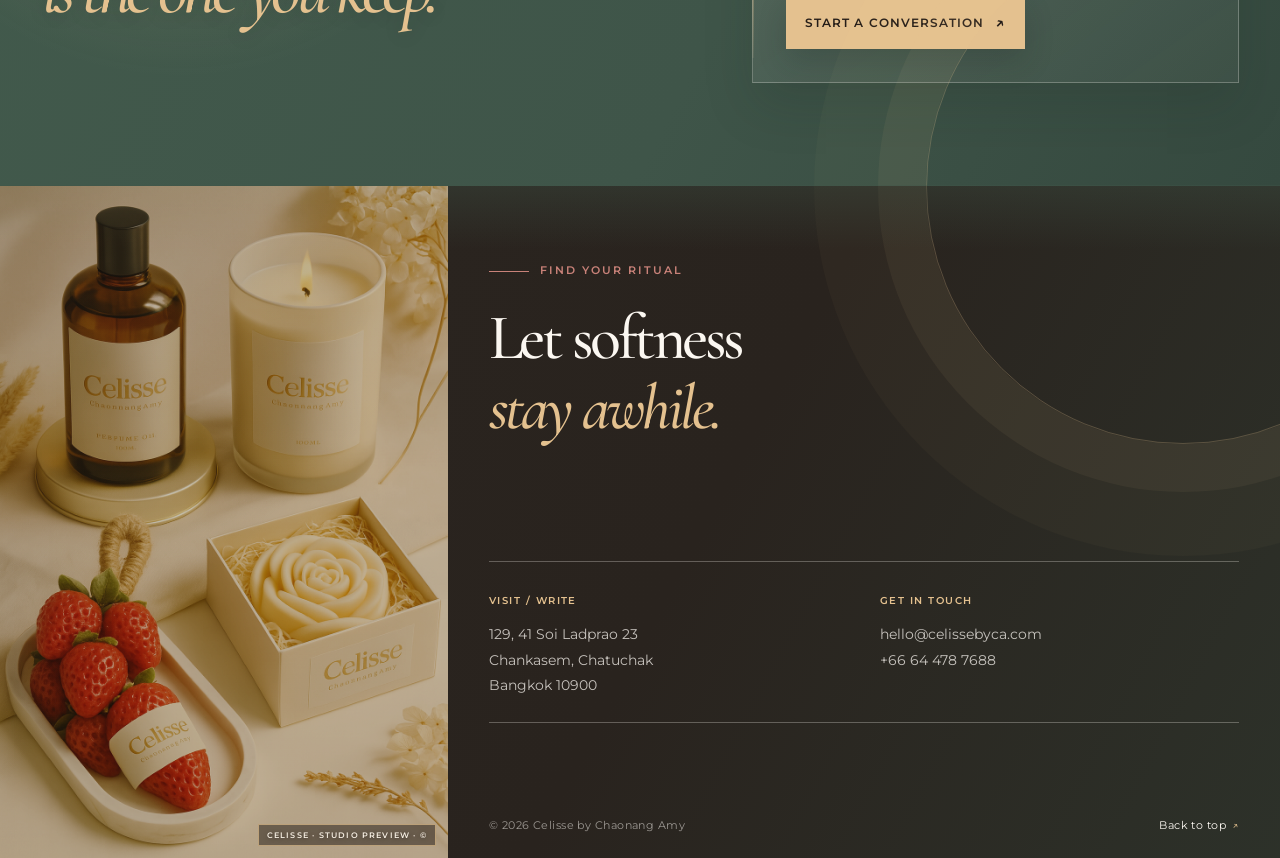
<file: earrings.html>
<!DOCTYPE html>
<html lang="en">
<head>
  <meta charset="UTF-8">
  <meta name="viewport" content="width=device-width, initial-scale=1.0">
  <meta name="description" content="The Celisse earring atelier — handmade polymer earrings finished with clear resin, made in small batches in Thailand.">
  <title>The Earring Atelier | Celisse by Chaonang Amy</title>
  <link rel="preconnect" href="https://fonts.googleapis.com">
  <link rel="preconnect" href="https://fonts.gstatic.com" crossorigin>
  <link href="https://fonts.googleapis.com/css2?family=Cormorant+Garamond:ital,wght@0,400;0,500;0,600;0,700;1,400;1,500&family=Montserrat:wght@400;500;600;700&display=swap" rel="stylesheet">
  <link rel="stylesheet" href="assets/css/styles.css?v=20260905-earring-luxury-v8">
</head>
<body class="earrings-page">
  <a class="skip-link" href="#main-content">Skip to content</a>

  <header class="site-header" id="top">
    <a class="brand" href="index.html#top" aria-label="Celisse by Chaonang Amy home">
      <img src="assets/images/logo-no-bg.png" alt="" class="brand-mark">
    </a>
    <button class="menu-toggle" type="button" aria-expanded="false" aria-controls="site-nav">
      <span class="menu-toggle-label">Menu</span>
      <span class="menu-icon" aria-hidden="true"><i></i><i></i></span>
    </button>
    <nav class="site-nav" id="site-nav" aria-label="Primary navigation">
      <a href="index.html#collection">Collection</a>
      <a href="earrings.html">Earrings</a>
      <a href="index.html#story">Our story</a>
      <a href="index.html#meaning">The meaning</a>
      <a class="nav-cta" href="#contact">Ask about a pair <span aria-hidden="true">↗</span></a>
    </nav>
  </header>

  <main id="main-content">
    <section class="earring-hero" id="atelier" aria-labelledby="earring-title">
      <div class="earring-hero-copy">
        <p class="eyebrow"><span class="eyebrow-line" aria-hidden="true"></span> The earring atelier</p>
        <h1 id="earring-title">Polymer forms,<br><em>finished in resin.</em></h1>
        <p class="earring-hero-intro">A small collection of handmade polymer earrings, shaped with a sculptural eye and coated in clear resin. Each pair is arranged and finished by hand in Thailand — made to catch the light, then keep a little of it.</p>
        <div class="earring-hero-actions">
          <a class="button button--solid" href="#contact">Ask about a pair <span aria-hidden="true">↗</span></a>
          <a class="text-link" href="index.html#collection">Back to collection <span aria-hidden="true">→</span></a>
        </div>
        <dl class="earring-proof" aria-label="Earring details">
          <div><dt>01</dt><dd>Handmade in Thailand</dd></div>
          <div><dt>02</dt><dd>Clear resin finish</dd></div>
          <div><dt>03</dt><dd>Small-batch release</dd></div>
        </dl>
      </div>
      <div class="earring-hero-art">
        <figure class="earring-hero-frame">
          <img src="assets/images/earrings/S__8839174_0-retouched.png" alt="Lavender and yellow floral handmade resin earrings on a warm ivory studio surface" fetchpriority="high">
          <figcaption><span>Studio edit</span><strong>01 / 24</strong></figcaption>
        </figure>
        <span class="earring-stamp" aria-hidden="true">made<br>slowly</span>
      </div>
    </section>

    <section class="earring-values" aria-labelledby="values-title">
      <div class="earring-values-heading">
        <p class="eyebrow"><span class="eyebrow-line" aria-hidden="true"></span> Why they feel different</p>
        <h2 id="values-title">A pair with<br><em>a pulse.</em></h2>
      </div>
      <div class="earring-values-grid">
        <article><span>01</span><h3>Light-catching layers</h3><p>Transparent resin lets colour, texture, and little flashes of light move with you.</p></article>
        <article><span>02</span><h3>Sculpted by hand</h3><p>Polymer forms, expressive edges, and an imperfect rhythm keep every pair feeling alive, never mass-produced.</p></article>
        <article><span>03</span><h3>Made to be remembered</h3><p>A considered gift for a birthday, a new beginning, or simply someone who has good taste.</p></article>
      </div>
    </section>

    <section class="earring-gallery-section" id="collection" aria-labelledby="gallery-title">
      <div class="earring-section-heading">
        <div>
          <p class="eyebrow"><span class="eyebrow-line" aria-hidden="true"></span> The studio edit</p>
          <h2 id="gallery-title">Find the pair<br><em>that feels like you.</em></h2>
        </div>
        <p>Twenty-four one-off studies, photographed in a softer light. Colours and placement can vary slightly because each flower is shaped and finished by hand.</p>
      </div>

        <div class="earring-grid" aria-label="Handmade polymer earrings finished in resin collection">
        <figure class="earring-tile earring-tile--large" data-reveal><img src="assets/images/earrings/S__8593462_0-retouched.png" alt="Silver polymer chain earrings with resin finish on an ivory surface" loading="lazy" decoding="async"><figcaption><strong>Moonlit links</strong><small>01 · silver cascade</small></figcaption></figure>
        <figure class="earring-tile" data-reveal><img src="assets/images/earrings/S__8839172_0-retouched.png" alt="Pink floral resin earrings" loading="lazy" decoding="async"><figcaption><strong>Petal pink</strong><small>02 · rose garden</small></figcaption></figure>
        <figure class="earring-tile" data-reveal><img src="assets/images/earrings/S__8839173_0-retouched.png" alt="Yellow and charcoal floral resin earrings" loading="lazy" decoding="async"><figcaption><strong>Lemon smoke</strong><small>03 · moss &amp; marigold</small></figcaption></figure>
        <figure class="earring-tile" data-reveal><img src="assets/images/earrings/S__8839174_0-retouched.png" alt="Lavender and yellow floral resin earrings" loading="lazy" decoding="async"><figcaption><strong>Lavender garden</strong><small>04 · soft bloom</small></figcaption></figure>
        <figure class="earring-tile earring-tile--wide" data-reveal><img src="assets/images/earrings/S__8839175_0-retouched.png" alt="White sculptural petal resin earrings" loading="lazy" decoding="async"><figcaption><strong>White petal study</strong><small>05 · sculptural white</small></figcaption></figure>
        <figure class="earring-tile" data-reveal><img src="assets/images/earrings/S__8839176-retouched.png" alt="Pink and white floral resin earrings" loading="lazy" decoding="async"><figcaption><strong>Rosewater bloom</strong><small>06 · blush petals</small></figcaption></figure>
        <figure class="earring-tile" data-reveal><img src="assets/images/earrings/S__8593442-retouched.png" alt="Silver cascading polymer earrings with resin finish" loading="lazy" decoding="async"><figcaption><strong>Silver cascade</strong><small>07 · hand-finished</small></figcaption></figure>
        <figure class="earring-tile earring-tile--wide" data-reveal><img src="assets/images/earrings/S__8593444_0.jpg" alt="White floral earrings styled on a marble tray" loading="lazy" decoding="async"><figcaption><strong>Marble morning</strong><small>08 · studio styling</small></figcaption></figure>
        <figure class="earring-tile" data-reveal><img src="assets/images/earrings/S__8593445_0-retouched.png" alt="Gold and white floral resin earrings" loading="lazy" decoding="async"><figcaption><strong>Golden petal</strong><small>09 · warm ivory</small></figcaption></figure>
        <figure class="earring-tile" data-reveal><img src="assets/images/earrings/S__8593446_0-retouched.png" alt="White shell-like resin earrings" loading="lazy" decoding="async"><figcaption><strong>Shell ruffle</strong><small>10 · quiet white</small></figcaption></figure>
        <figure class="earring-tile" data-reveal><img src="assets/images/earrings/S__8593447_0-retouched.png" alt="White floral resin earrings with dark accents" loading="lazy" decoding="async"><figcaption><strong>Monochrome bloom</strong><small>11 · ink &amp; pearl</small></figcaption></figure>
        <figure class="earring-tile earring-tile--wide" data-reveal><img src="assets/images/earrings/S__8593448_0-retouched.png" alt="Blue flower resin earrings with green circular detail" loading="lazy" decoding="async"><figcaption><strong>Blue botanical</strong><small>12 · garden blue</small></figcaption></figure>
        <figure class="earring-tile" data-reveal><img src="assets/images/earrings/S__8593449_0-retouched.png" alt="Green and silver teardrop resin earrings" loading="lazy" decoding="async"><figcaption><strong>Silver leaf</strong><small>13 · teardrop form</small></figcaption></figure>
        <figure class="earring-tile" data-reveal><img src="assets/images/earrings/S__8593450_0-retouched.png" alt="Blue floral hoop resin earrings" loading="lazy" decoding="async"><figcaption><strong>Woven sky</strong><small>14 · blue hoops</small></figcaption></figure>
        <figure class="earring-tile" data-reveal><img src="assets/images/earrings/S__8593451_0-retouched.png" alt="White petal chandelier resin earrings" loading="lazy" decoding="async"><figcaption><strong>Petal chandelier</strong><small>15 · soft movement</small></figcaption></figure>
        <figure class="earring-tile earring-tile--wide" data-reveal><img src="assets/images/earrings/S__8593452_0-retouched.png" alt="Natural woven circle earrings with pale yellow flowers" loading="lazy" decoding="async"><figcaption><strong>Meadow ring</strong><small>16 · woven garden</small></figcaption></figure>
        <figure class="earring-tile" data-reveal><img src="assets/images/earrings/S__8593453_0-retouched.png" alt="Pastel floral woven resin earrings" loading="lazy" decoding="async"><figcaption><strong>Spring meadow</strong><small>17 · pastel garden</small></figcaption></figure>
        <figure class="earring-tile earring-tile--large" data-reveal><img src="assets/images/earrings/S__8593455_0-retouched.png" alt="Marbled burgundy teardrop resin earrings" loading="lazy" decoding="async"><figcaption><strong>Marbled dusk</strong><small>18 · burgundy teardrop</small></figcaption></figure>
        <figure class="earring-tile" data-reveal><img src="assets/images/earrings/S__8593456_0-retouched.png" alt="Woven neutral earrings with a pale yellow flower" loading="lazy" decoding="async"><figcaption><strong>Pressed flower</strong><small>19 · natural texture</small></figcaption></figure>
        <figure class="earring-tile" data-reveal><img src="assets/images/earrings/S__8593457_0-retouched.png" alt="Blue flower earrings with dark green circular detail" loading="lazy" decoding="async"><figcaption><strong>Hydrangea light</strong><small>20 · powder blue</small></figcaption></figure>
        <figure class="earring-tile" data-reveal><img src="assets/images/earrings/S__8593458_0-retouched.png" alt="Green loop earrings with white flowers" loading="lazy" decoding="async"><figcaption><strong>Moss loop</strong><small>21 · garden green</small></figcaption></figure>
        <figure class="earring-tile earring-tile--wide" data-reveal><img src="assets/images/earrings/S__8593459_0-retouched.png" alt="Pink flower earrings with slim gold bars" loading="lazy" decoding="async"><figcaption><strong>Blush line</strong><small>22 · petal pink</small></figcaption></figure>
        <figure class="earring-tile" data-reveal><img src="assets/images/earrings/S__8593460_0-retouched.png" alt="Clear white petal drop resin earrings" loading="lazy" decoding="async"><figcaption><strong>Crystal petal</strong><small>23 · translucent white</small></figcaption></figure>
        <figure class="earring-tile" data-reveal><img src="assets/images/earrings/S__8593461_0-retouched.png" alt="Long silver polymer chain earrings with resin finish" loading="lazy" decoding="async"><figcaption><strong>Silver story</strong><small>24 · sculptural links</small></figcaption></figure>
      </div>
    </section>

    <dialog class="earring-dialog" id="earring-dialog" aria-labelledby="earring-dialog-title" aria-describedby="earring-dialog-copy">
      <div class="earring-dialog-inner">
        <button class="dialog-close earring-dialog-close" type="button" data-close-earring aria-label="Close product preview">×</button>
        <div class="earring-dialog-media media-protected">
          <img id="earring-dialog-image" alt="" decoding="async">
          <span class="media-watermark" aria-hidden="true">Celisse · studio preview · ©</span>
          <span class="earring-dialog-index" id="earring-dialog-index" aria-hidden="true"></span>
        </div>
        <div class="earring-dialog-copy">
          <p class="eyebrow"><span class="eyebrow-line" aria-hidden="true"></span> Atelier detail</p>
          <h2 id="earring-dialog-title">A considered pair.</h2>
          <p class="earring-dialog-subline" id="earring-dialog-subline"></p>
          <p id="earring-dialog-copy">Each pair is shaped, arranged, and finished by hand in small batches. Open the image for a closer look at the texture, light, and tiny variations that make it yours.</p>
          <dl class="earring-dialog-specs">
            <div><dt>Material</dt><dd>Hand-formed polymer · clear resin</dd></div>
            <div><dt>Finish</dt><dd>Small-batch, one-off study</dd></div>
            <div><dt>Availability</dt><dd>To be confirmed by the studio</dd></div>
          </dl>
          <a class="button button--solid" id="earring-dialog-enquire" href="mailto:hello@celissebyca.com?subject=Celisse%20earring%20enquiry">Ask about this pair <span aria-hidden="true">↗</span></a>
          <p class="earring-dialog-note">We’ll confirm measurements, availability, and the current price in a personal note.</p>
        </div>
      </div>
    </dialog>

    <section class="earring-order" id="contact" aria-labelledby="order-title">
      <div>
        <p class="eyebrow"><span class="eyebrow-line" aria-hidden="true"></span> Make it yours</p>
        <h2 id="order-title">The best pair<br><em>is the one you keep.</em></h2>
      </div>
      <div class="earring-order-copy">
        <p>Tell us which edit caught your eye. We’ll confirm availability, measurements, and the current price with a personal note from the studio.</p>
        <p class="order-note"><span aria-hidden="true">✦</span> Need a gift? We can wrap your pair and add a handwritten message.</p>
        <a class="button button--solid" href="mailto:hello@celissebyca.com?subject=Celisse%20earring%20enquiry">Start a conversation <span aria-hidden="true">↗</span></a>
      </div>
    </section>
  </main>

  <footer class="site-footer earring-footer">
    <div class="footer-image"><img src="assets/images/footer-products.png" alt="Celisse botanical bath and skincare objects" loading="lazy" decoding="async"></div>
    <div class="footer-content">
      <div class="footer-heading"><p class="eyebrow"><span class="eyebrow-line" aria-hidden="true"></span> Find your ritual</p><h2>Let softness<br><em>stay awhile.</em></h2></div>
      <div class="contact-grid"><div><span class="contact-label">Visit / write</span><p>129, 41 Soi Ladprao 23<br>Chankasem, Chatuchak<br>Bangkok 10900</p></div><div><span class="contact-label">Get in touch</span><p><a href="mailto:hello@celissebyca.com">hello@celissebyca.com</a><br><a href="tel:+66644787688">+66 64 478 7688</a></p></div></div>
      <div class="footer-bottom"><span>© <span class="current-year">2026</span> Celisse by Chaonang Amy</span><a href="#top">Back to top <span aria-hidden="true">↗</span></a></div>
    </div>
  </footer>

  <script>
    document.documentElement.classList.add('js-ready');
    const menuToggle = document.querySelector('.menu-toggle');
    const siteNav = document.querySelector('#site-nav');
    menuToggle.addEventListener('click', () => {
      const isOpen = menuToggle.getAttribute('aria-expanded') === 'true';
      menuToggle.setAttribute('aria-expanded', String(!isOpen));
      siteNav.classList.toggle('is-open', !isOpen);
    });
    siteNav.querySelectorAll('a').forEach((link) => link.addEventListener('click', () => { menuToggle.setAttribute('aria-expanded', 'false'); siteNav.classList.remove('is-open'); }));
    document.querySelectorAll('a[href="#top"]').forEach((link) => link.addEventListener('click', (event) => { event.preventDefault(); window.scrollTo({ top: 0, behavior: window.matchMedia('(prefers-reduced-motion: reduce)').matches ? 'auto' : 'smooth' }); }));
    const earringDialog = document.querySelector('#earring-dialog');
    const earringDialogImage = document.querySelector('#earring-dialog-image');
    const earringDialogTitle = document.querySelector('#earring-dialog-title');
    const earringDialogSubline = document.querySelector('#earring-dialog-subline');
    const earringDialogIndex = document.querySelector('#earring-dialog-index');
    const earringDialogEnquire = document.querySelector('#earring-dialog-enquire');
    const closeEarringDialog = () => earringDialog.close();
    let lastEarringTrigger = null;

    const openEarringDialog = (trigger) => {
      const image = trigger.querySelector('img');
      const title = trigger.querySelector('figcaption strong')?.textContent.trim() || 'A considered pair';
      const meta = trigger.querySelector('figcaption small')?.textContent.trim() || 'Hand-finished study';
      const index = meta.match(/^\d+/)?.[0] || '';
      lastEarringTrigger = trigger;
      earringDialogTitle.textContent = title;
      earringDialogSubline.textContent = meta.replace(/^\d+\s*[·•-]?\s*/, '');
      earringDialogIndex.textContent = index ? `${index.padStart(2, '0')} / 24` : '';
      earringDialogImage.src = image.getAttribute('src');
      earringDialogImage.alt = image.alt;
      earringDialogEnquire.href = `mailto:hello@celissebyca.com?subject=${encodeURIComponent(`Celisse earring enquiry — ${title}`)}`;
      earringDialog.showModal();
      document.querySelector('[data-close-earring]')?.focus();
    };

    document.querySelectorAll('.earring-tile').forEach((tile) => {
      const title = tile.querySelector('figcaption strong')?.textContent.trim() || 'earring';
      tile.tabIndex = 0;
      tile.setAttribute('role', 'button');
      tile.setAttribute('aria-haspopup', 'dialog');
      tile.setAttribute('aria-label', `View ${title} details`);
      tile.addEventListener('click', () => openEarringDialog(tile));
      tile.addEventListener('keydown', (event) => {
        if (event.key !== 'Enter' && event.key !== ' ') return;
        event.preventDefault();
        openEarringDialog(tile);
      });
    });

    document.querySelector('[data-close-earring]').addEventListener('click', closeEarringDialog);
    earringDialog.addEventListener('click', (event) => {
      if (event.target === earringDialog) closeEarringDialog();
    });
    earringDialog.addEventListener('close', () => lastEarringTrigger?.focus());
    const revealItems = document.querySelectorAll('[data-reveal]');
    if ('IntersectionObserver' in window && !window.matchMedia('(prefers-reduced-motion: reduce)').matches) {
      const observer = new IntersectionObserver((entries, io) => entries.forEach((entry) => { if (entry.isIntersecting) { entry.target.classList.add('is-visible'); io.unobserve(entry.target); } }), { threshold: 0.08 });
      revealItems.forEach((item) => observer.observe(item));
    } else revealItems.forEach((item) => item.classList.add('is-visible'));
    /* Protect public image previews without blocking normal page navigation. */
    const protectedFrames = '.earring-hero-frame, .earring-tile, .footer-image';
    document.querySelectorAll('img:not(.brand-mark)').forEach((image) => {
      image.draggable = false;
      image.classList.add('protected-image');
      image.addEventListener('dragstart', (event) => event.preventDefault());
      const frame = image.closest(protectedFrames);
      if (!frame || frame.querySelector('.media-watermark')) return;
      frame.classList.add('media-protected');
      const watermark = document.createElement('span');
      watermark.className = 'media-watermark';
      watermark.setAttribute('aria-hidden', 'true');
      watermark.textContent = 'Celisse · studio preview · ©';
      frame.append(watermark);
    });
    const preventImageSelection = (event) => {
      const target = event.target;
      if (target instanceof Element && target.closest('img')) event.preventDefault();
    };
    document.addEventListener('selectstart', preventImageSelection);
    document.addEventListener('copy', (event) => {
      const selection = window.getSelection();
      if (!selection || !selection.rangeCount) return;
      const fragment = selection.getRangeAt(0).cloneContents();
      if (fragment.querySelector && fragment.querySelector('img')) event.preventDefault();
    });
    document.addEventListener('keydown', (event) => {
      if (!(event.ctrlKey || event.metaKey) || event.altKey) return;
      const active = document.activeElement;
      if (active && (active.tagName === 'INPUT' || active.tagName === 'TEXTAREA' || active.isContentEditable)) return;
      const key = event.key.toLowerCase();
      if (key === 's' || key === 'u') event.preventDefault();
    });
    document.addEventListener('contextmenu', (event) => {
      if (event.target.closest('img')) event.preventDefault();
    });
    document.querySelectorAll('.current-year').forEach((year) => { year.textContent = new Date().getFullYear(); });
  </script>
</body>
</html>
</file>
<file: assets/css/styles.css>
:root {
  --ink: #2e2924;
  --ink-soft: #665d54;
  --paper: #faf6f0;
  --paper-deep: #f1e6d9;
  --paper-warm: #e9d1b7;
  --amber: #b5782d;
  --amber-dark: #85551f;
  --rose: #d7958e;
  --rose-pale: #f3ded8;
  --moss: #697562;
  --line: rgba(46, 41, 36, 0.16);
  --serif: 'Lora', Georgia, serif;
  --sans: 'Inter', Arial, sans-serif;
  --max-width: 1240px;
  --gutter: clamp(1.25rem, 4vw, 4rem);
  --shadow: 0 24px 60px rgba(83, 56, 32, 0.14);
  --ease-silk: cubic-bezier(0.22, 0.72, 0.24, 1);
  --ease-exit: cubic-bezier(0.4, 0, 1, 1);
  --duration-fast: 180ms;
  --duration-base: 320ms;
  --duration-slow: 700ms;
}

* { box-sizing: border-box; }

html { scroll-behavior: smooth; scroll-padding-top: 5.5rem; }

body {
  margin: 0;
  overflow-x: hidden;
  background: var(--paper);
  color: var(--ink);
  font-family: var(--sans);
  font-size: 1rem;
  line-height: 1.65;
  -webkit-font-smoothing: antialiased;
}

img { display: block; max-width: 100%; }
a { color: inherit; }

.skip-link { position: fixed; top: 0.75rem; left: 0.75rem; z-index: 20; padding: 0.65rem 1rem; border-radius: 999px; background: var(--ink); color: var(--paper); transform: translateY(-160%); transition: transform var(--duration-fast) var(--ease-silk); }
.skip-link:focus { transform: translateY(0); }
:focus-visible { outline: 2px solid var(--amber-dark); outline-offset: 4px; }

.site-header { position: sticky; top: 0; z-index: 10; display: flex; align-items: center; justify-content: space-between; gap: 2rem; max-width: 1440px; margin: 0 auto; padding: 1rem var(--gutter); border-bottom: 1px solid var(--line); background: rgba(250, 246, 240, 0.9); backdrop-filter: blur(16px); }
.brand { display: inline-flex; align-items: center; gap: 0.7rem; flex-shrink: 0; text-decoration: none; }
.brand-mark { width: 3.2rem; height: 2rem; object-fit: contain; }
.brand-name { font-family: var(--serif); font-size: 1.1rem; letter-spacing: 0.02em; }
.brand-name small { display: block; margin-top: -0.25rem; color: var(--amber-dark); font-family: var(--sans); font-size: 0.58rem; font-weight: 600; letter-spacing: 0.19em; text-transform: uppercase; }
.site-nav { display: flex; align-items: center; gap: clamp(1rem, 3vw, 2.4rem); }
.site-nav a { color: var(--ink-soft); font-size: 0.8rem; font-weight: 500; letter-spacing: 0.08em; text-decoration: none; text-transform: uppercase; transition: color var(--duration-fast) var(--ease-silk); }
.site-nav a:hover { color: var(--amber-dark); }
.site-nav .nav-cta { display: inline-flex; align-items: center; gap: 0.5rem; padding: 0.7rem 1rem; border: 1px solid var(--ink); color: var(--ink); }
.site-nav .nav-cta:hover { background: var(--ink); color: var(--paper); }
.menu-toggle { display: none; }

.hero { display: grid; grid-template-columns: minmax(0, 0.93fr) minmax(22rem, 1.07fr); gap: clamp(2rem, 7vw, 7rem); align-items: center; max-width: var(--max-width); min-height: min(790px, calc(100vh - 5rem)); margin: 0 auto; padding: clamp(4.5rem, 9vw, 8rem) var(--gutter); }
.hero-copy { position: relative; z-index: 1; }
.eyebrow { display: flex; align-items: center; gap: 0.7rem; margin: 0 0 1.4rem; color: var(--amber-dark); font-size: 0.68rem; font-weight: 600; letter-spacing: 0.18em; text-transform: uppercase; }
.eyebrow-line { display: inline-block; width: 2.5rem; height: 1px; background: currentColor; }
h1, h2, h3, p { margin-top: 0; }
h1, h2, h3 { font-family: var(--serif); font-weight: 500; line-height: 1.1; }
h1 { max-width: 12ch; margin-bottom: 1.5rem; font-size: clamp(3.5rem, 7.5vw, 7.25rem); letter-spacing: -0.065em; }
h1 em, h2 em { color: var(--amber); font-style: italic; }
.hero-intro { max-width: 34rem; margin-bottom: 2.2rem; color: var(--ink-soft); font-size: clamp(1rem, 1.5vw, 1.16rem); }
.hero-actions { display: flex; flex-wrap: wrap; align-items: center; gap: 1.5rem; }
.button { display: inline-flex; align-items: center; justify-content: center; min-height: 2.9rem; padding: 0.75rem 1.1rem; border: 1px solid transparent; font-size: 0.75rem; font-weight: 600; letter-spacing: 0.09em; text-decoration: none; text-transform: uppercase; transition: background var(--duration-fast) var(--ease-silk), color var(--duration-fast) var(--ease-silk), transform var(--duration-fast) var(--ease-silk); }
.button span { margin-left: 0.65rem; font-size: 1rem; }
.button--solid { background: var(--ink); color: var(--paper); }
.button--solid:hover { background: var(--amber-dark); transform: translateY(-2px); }
.button--soft { border-color: var(--line); background: rgba(250, 246, 240, 0.72); color: var(--ink); }
.button--soft:hover { border-color: var(--ink); background: var(--paper); transform: translateY(-2px); }
.button:active, .pathway:active { transform: scale(0.98); }
.text-link { display: inline-flex; align-items: center; gap: 0.65rem; color: var(--ink); font-size: 0.78rem; font-weight: 600; letter-spacing: 0.08em; text-decoration: none; text-transform: uppercase; }
.text-link span { color: var(--amber-dark); font-size: 1.15rem; transition: transform var(--duration-fast) var(--ease-silk); }
.text-link:hover span { transform: translateX(0.25rem); }
.text-button { padding: 0; border: 0; background: transparent; cursor: pointer; font: inherit; }
.hero-notes { display: flex; flex-wrap: wrap; gap: clamp(1rem, 3vw, 2.5rem); margin: 4rem 0 0; padding: 1.1rem 0 0; border-top: 1px solid var(--line); }
.hero-notes div { display: flex; align-items: baseline; gap: 0.5rem; }
.hero-notes dt { color: var(--amber); font-size: 0.65rem; font-weight: 600; }
.hero-notes dd { margin: 0; color: var(--ink-soft); font-size: 0.7rem; letter-spacing: 0.09em; text-transform: uppercase; }

.hero-art { position: relative; min-height: 34rem; }
.hero-art-frame { position: absolute; inset: 0 2rem 2.5rem 0; overflow: hidden; background: var(--paper-warm); box-shadow: var(--shadow); }
.hero-art-frame::after { position: absolute; inset: 0; content: ''; background: linear-gradient(145deg, rgba(255, 248, 236, 0.15), transparent 55%); pointer-events: none; }
.hero-art-frame img { width: 100%; height: 100%; object-fit: cover; object-position: center; }
.hero-caption { position: absolute; right: 0; bottom: 0; display: grid; grid-template-columns: auto 1fr; gap: 1rem; width: min(21rem, 80%); padding: 1.1rem 0 0 1.2rem; border-top: 1px solid var(--ink); background: var(--paper); }
.hero-caption-number { color: var(--amber-dark); font-size: 0.65rem; font-weight: 600; letter-spacing: 0.12em; }
.hero-caption-copy { font-family: var(--serif); font-size: 1.1rem; line-height: 1.3; }
.hero-seal { position: absolute; top: 2.5rem; right: -2.4rem; display: flex; align-items: center; gap: 0.35rem; padding: 0.5rem 0.8rem; background: var(--rose); color: var(--ink); font-size: 0.62rem; font-weight: 600; letter-spacing: 0.1em; text-transform: uppercase; transform: rotate(90deg); transform-origin: center; }
.hero-seal-dot { color: var(--paper); }

@keyframes rise-in {
  from { opacity: 0; transform: translateY(1rem); }
  to { opacity: 1; transform: translateY(0); }
}

@keyframes image-in {
  from { opacity: 0; transform: translate3d(0, 1rem, 0) scale(0.985); }
  to { opacity: 1; transform: translate3d(0, 0, 0) scale(1); }
}

@keyframes dialog-in {
  from { opacity: 0; transform: translateY(0.75rem) scale(0.985); }
  to { opacity: 1; transform: translateY(0) scale(1); }
}

@keyframes status-in {
  from { opacity: 0; transform: translateY(-0.25rem); }
  to { opacity: 1; transform: translateY(0); }
}

@keyframes flame-glow {
  0%, 100% { opacity: 0.42; transform: translateX(-50%) scale(0.9); }
  32% { opacity: 0.62; transform: translateX(-50%) scale(1.02); }
  57% { opacity: 0.48; transform: translateX(-50%) scale(0.94); }
  79% { opacity: 0.7; transform: translateX(-50%) scale(1.06); }
}

@keyframes flame-shimmer {
  0%, 100% { opacity: 0.08; transform: translateX(-50%) rotate(-2deg) scale(0.94, 0.9); }
  28% { opacity: 0.16; transform: translateX(-48%) rotate(2deg) scale(1.02, 1.03); }
  53% { opacity: 0.1; transform: translateX(-52%) rotate(-1deg) scale(0.97, 0.94); }
  76% { opacity: 0.18; transform: translateX(-49%) rotate(3deg) scale(1.01, 1.05); }
}

.js-ready .hero-copy > .eyebrow,
.js-ready .hero-copy > h1,
.js-ready .hero-copy > .hero-intro,
.js-ready .hero-copy > .hero-actions,
.js-ready .hero-copy > .hero-notes { animation: rise-in var(--duration-slow) var(--ease-silk) both; }
.js-ready .hero-copy > h1 { animation-delay: 70ms; }
.js-ready .hero-copy > .hero-intro { animation-delay: 140ms; }
.js-ready .hero-copy > .hero-actions { animation-delay: 210ms; }
.js-ready .hero-copy > .hero-notes { animation-delay: 280ms; }
.js-ready .hero-art { animation: image-in 900ms var(--ease-silk) 100ms both; }
.hero-flame { position: absolute; top: 22%; left: 67%; z-index: 2; width: 2rem; height: 2.2rem; pointer-events: none; transform: translate(-50%, -100%); mix-blend-mode: screen; }
.hero-flame::after { position: absolute; bottom: -0.1rem; left: 50%; width: 0.48rem; height: 0.18rem; border-radius: 50%; background: rgba(255, 209, 121, 0.48); content: ''; filter: blur(0.16rem); transform: translateX(-50%); }
.flame-glow { position: absolute; bottom: -0.1rem; left: 50%; width: 1.8rem; height: 1.65rem; border-radius: 50%; background: rgba(255, 167, 65, 0.22); content: ''; filter: blur(0.72rem); transform: translateX(-50%); animation: flame-glow 1.47s var(--ease-silk) -0.21s infinite; }
.flame-shimmer { position: absolute; bottom: 0.15rem; left: 50%; width: 0.44rem; height: 1.55rem; border-radius: 50% 50% 44% 48%; background: linear-gradient(180deg, rgba(255, 249, 196, 0.12), rgba(255, 174, 56, 0.07)); filter: blur(0.14rem); transform-origin: 50% 100%; transform: translateX(-50%); animation: flame-shimmer 1.13s var(--ease-silk) -0.46s infinite; }

.pathways { border-block: 1px solid var(--line); background: var(--paper-deep); }
.pathways-inner { display: grid; grid-template-columns: minmax(16rem, 0.72fr) minmax(0, 1.28fr); gap: clamp(2rem, 7vw, 7rem); max-width: var(--max-width); margin: 0 auto; padding: clamp(3.5rem, 7vw, 6rem) var(--gutter); }
.pathways-heading h2 { margin-bottom: 0; font-size: clamp(2.35rem, 4.5vw, 4.2rem); }
.pathway-grid { display: grid; grid-template-columns: repeat(3, minmax(0, 1fr)); gap: 1rem; }
.pathway { --spot-x: 50%; --spot-y: 50%; position: relative; display: flex; flex-direction: column; min-height: 13.5rem; padding: 1.25rem; border: 1px solid var(--line); background: rgba(250, 246, 240, 0.6); color: var(--ink); text-align: left; text-decoration: none; overflow: hidden; transition: background var(--duration-base) var(--ease-silk), color var(--duration-base) var(--ease-silk), transform var(--duration-base) var(--ease-silk), border-color var(--duration-base) var(--ease-silk); }
.pathway::before { position: absolute; top: 0; right: 1.25rem; left: 1.25rem; height: 2px; background: var(--amber); content: ''; transform: scaleX(0); transform-origin: left; transition: transform 500ms var(--ease-silk); }
.pathway::after { position: absolute; inset: 0; background: radial-gradient(circle at var(--spot-x) var(--spot-y), rgba(255, 255, 255, 0.2), transparent 35%); content: ''; opacity: 0; pointer-events: none; transition: opacity var(--duration-base) var(--ease-silk); }
.pathway:hover { border-color: rgba(46, 41, 36, 0.38); background: var(--ink); color: var(--paper); transform: translateY(-4px); }
.pathway:hover::before { transform: scaleX(1); }
.pathway:hover::after { opacity: 1; }
.pathway--button { font: inherit; cursor: pointer; }
.pathway-number { position: relative; z-index: 1; color: var(--amber-dark); font-size: 0.65rem; font-weight: 600; letter-spacing: 0.12em; transition: color var(--duration-base) var(--ease-silk), transform var(--duration-base) var(--ease-silk); }
.pathway:hover .pathway-number { transform: translateX(0.18rem); }
.pathway:hover .pathway-number { color: var(--paper-warm); }
.pathway-title, .pathway-copy, .pathway-arrow { position: relative; z-index: 1; }
.pathway-title { margin-top: auto; font-family: var(--serif); font-size: 1.2rem; line-height: 1.2; }
.pathway-copy { margin-top: 0.55rem; color: var(--ink-soft); font-size: 0.78rem; line-height: 1.5; transition: color var(--duration-base) var(--ease-silk); }
.pathway:hover .pathway-copy { color: rgba(250, 246, 240, 0.72); }
.pathway-arrow { position: absolute; top: 1rem; right: 1rem; color: var(--amber-dark); font-size: 1.2rem; transition: color var(--duration-base) var(--ease-silk), transform var(--duration-base) var(--ease-silk); }
.pathway:hover .pathway-arrow { transform: translate(0.18rem, -0.18rem) rotate(-8deg); }
.pathway:hover .pathway-arrow { color: var(--paper-warm); }

.section { max-width: var(--max-width); margin: 0 auto; padding: clamp(5rem, 10vw, 9rem) var(--gutter); }
.collection { border-top: 1px solid var(--line); }
.section-heading { display: grid; grid-template-columns: minmax(0, 1.2fr) minmax(15rem, 0.8fr); align-items: end; gap: 3rem; margin-bottom: 4rem; }
h2 { margin-bottom: 1.25rem; font-size: clamp(2.7rem, 5vw, 5rem); letter-spacing: -0.055em; }
.section-lede { max-width: 26rem; margin: 0 0 0.25rem; color: var(--ink-soft); }
.product-grid { display: grid; grid-template-columns: repeat(3, minmax(0, 1fr)); gap: clamp(1rem, 3vw, 2.5rem); align-items: start; }
.product-card:nth-child(2) { margin-top: 4rem; }
.product-card:nth-child(3) { margin-top: 1.5rem; }
.product-card { --spot-x: 50%; --spot-y: 50%; }
.product-media { position: relative; overflow: hidden; aspect-ratio: 0.82; background: var(--paper-deep); }
.product-media::before { position: absolute; inset: 0; z-index: 1; background: radial-gradient(circle at var(--spot-x) var(--spot-y), rgba(255, 250, 236, 0.28), transparent 30%); content: ''; opacity: 0; pointer-events: none; transition: opacity 500ms var(--ease-silk); }
.product-media::after { position: absolute; inset: 0; z-index: 1; content: ''; background: linear-gradient(180deg, transparent 65%, rgba(46, 41, 36, 0.12)); pointer-events: none; }
.product-media img { width: 100%; height: 100%; object-fit: cover; transition: transform 700ms var(--ease-silk), filter 700ms var(--ease-silk); }
.product-card:hover .product-media::before { opacity: 1; }
.product-card:hover .product-media img { filter: saturate(1.04); transform: scale(1.035); }
.product-card:first-child .product-media { aspect-ratio: 0.72; background: radial-gradient(circle at 50% 35%, #f1d8ae, #d7b27a 100%); }
.product-card:first-child .product-media img { object-fit: contain; object-position: center; }
.product-card:nth-child(2) .product-media img { object-position: center; }
.product-card:nth-child(3) .product-media img { object-position: center 40%; }
.product-index { position: absolute; top: 1rem; left: 1rem; z-index: 2; padding: 0.35rem 0.5rem; background: var(--paper); color: var(--amber-dark); font-size: 0.65rem; font-weight: 600; letter-spacing: 0.1em; transition: background var(--duration-base) var(--ease-silk), color var(--duration-base) var(--ease-silk), transform var(--duration-base) var(--ease-silk); }
.product-card:hover .product-index { background: var(--amber); color: var(--paper); transform: translate(0.15rem, -0.15rem) rotate(-3deg); }
.product-info { padding: 1.4rem 0.25rem 0; transition: transform var(--duration-base) var(--ease-silk); }
.product-card:hover .product-info { transform: translateY(-0.2rem); }
.product-kicker { margin-bottom: 0.55rem; color: var(--amber-dark); font-size: 0.65rem; font-weight: 600; letter-spacing: 0.15em; text-transform: uppercase; }
.product-info h3 { position: relative; width: fit-content; margin-bottom: 0.7rem; font-size: clamp(1.55rem, 2.3vw, 2.15rem); }
.product-info h3::after { position: absolute; right: 0; bottom: -0.3rem; left: 0; height: 1px; background: var(--amber); content: ''; transform: scaleX(0); transform-origin: left; transition: transform 450ms var(--ease-silk); }
.product-card:hover .product-info h3::after { transform: scaleX(1); }
.product-info p:not(.product-kicker):not(.product-status) { min-height: 5.2rem; margin-bottom: 1.4rem; color: var(--ink-soft); font-size: 0.92rem; }
.product-status { display: flex; align-items: center; gap: 0.45rem; margin: -0.45rem 0 1.1rem; color: var(--amber-dark); font-size: 0.63rem; font-weight: 600; letter-spacing: 0.08em; text-transform: uppercase; }
.product-status-dot { width: 0.38rem; height: 0.38rem; border-radius: 50%; background: var(--amber); box-shadow: 0 0 0 0.2rem rgba(181, 120, 45, 0.12); }
.collection-family { position: relative; display: grid; grid-template-columns: minmax(0, 0.72fr) minmax(0, 1.28fr); gap: clamp(2rem, 6vw, 5rem); margin-top: clamp(5rem, 9vw, 8rem); padding: clamp(1.5rem, 4vw, 3rem) 0; border-block: 1px solid var(--line); }
.collection-family::before { position: absolute; top: -1px; left: 0; width: min(10rem, 28%); height: 1px; background: var(--amber); content: ''; }
.family-intro { position: relative; align-self: center; max-width: 25rem; padding-left: 1.25rem; }
.family-intro::before { position: absolute; top: 0.3rem; bottom: 0.3rem; left: 0; width: 2px; background: var(--rose); content: ''; transform: scaleY(0.55); transform-origin: center; transition: transform 600ms var(--ease-silk); }
.collection-family:hover .family-intro::before { transform: scaleY(1); }
.family-intro h3 { margin-bottom: 1rem; font-size: clamp(2.25rem, 4.6vw, 4.2rem); letter-spacing: -0.055em; line-height: 0.98; }
.family-intro h3 em { color: var(--amber-dark); }
.family-intro > p:not(.eyebrow):not(.product-status) { margin-bottom: 1.35rem; color: var(--ink-soft); font-size: 0.92rem; line-height: 1.65; }
.family-intro .product-status { margin: 0 0 1.15rem; }
.family-gallery { display: grid; grid-template-columns: minmax(0, 1.25fr) minmax(0, 0.75fr); grid-template-rows: repeat(2, minmax(9rem, 1fr)); gap: 0.8rem; min-width: 0; }
.family-gallery figure { position: relative; min-width: 0; min-height: 0; overflow: hidden; background: var(--paper-deep); }
.family-gallery figure::after { position: absolute; inset: 0; background: linear-gradient(180deg, transparent 58%, rgba(46, 41, 36, 0.28)); content: ''; pointer-events: none; }
.family-gallery figure:hover img { filter: saturate(1.08); transform: scale(1.045); }
.family-gallery img { width: 100%; height: 100%; object-fit: cover; transition: transform 800ms var(--ease-silk), filter 800ms var(--ease-silk); }
.family-gallery-feature { grid-row: 1 / -1; min-height: 27rem; }
.family-gallery-feature img { object-position: center 52%; }
.family-gallery figure:nth-child(2) img { object-position: center 36%; }
.family-gallery figure:nth-child(3) img { object-position: center 44%; }
.family-gallery figcaption { position: absolute; right: 0.7rem; bottom: 0.6rem; z-index: 1; color: var(--paper); font-size: 0.6rem; font-weight: 600; letter-spacing: 0.12em; text-transform: uppercase; }.collection-cta { position: relative; display: flex; align-items: center; justify-content: space-between; gap: 2rem; margin-top: clamp(4rem, 8vw, 7rem); padding: clamp(1.5rem, 3vw, 2.4rem); border: 1px solid var(--line); background: var(--paper-deep); overflow: hidden; }
.collection-cta::before { position: absolute; top: 0; left: -25%; width: 35%; height: 1px; background: var(--amber); content: ''; opacity: 0; transition: left 800ms var(--ease-silk), opacity var(--duration-base) var(--ease-silk); }
.collection-cta:hover::before { left: 90%; opacity: 1; }
.collection-cta h3 { margin-bottom: 0.45rem; font-size: clamp(1.5rem, 2.4vw, 2.1rem); }
.collection-cta p:not(.product-kicker) { max-width: 36rem; margin: 0; color: var(--ink-soft); font-size: 0.9rem; }
.collection-cta-actions { display: flex; flex-wrap: wrap; align-items: center; justify-content: flex-end; gap: 1.3rem; }

.story { display: grid; grid-template-columns: minmax(0, 0.85fr) minmax(0, 1fr); gap: clamp(2rem, 8vw, 8rem); align-items: center; }
.story-image { position: relative; max-width: 29rem; margin: 0 auto; }
.story-image::before { position: absolute; inset: 0.8rem -0.8rem -0.8rem 0.8rem; border: 1px solid var(--rose); content: ''; opacity: 0.72; pointer-events: none; transform: rotate(1.2deg); transition: transform 700ms var(--ease-silk), opacity var(--duration-base) var(--ease-silk); }
.story-image:hover::before { opacity: 1; transform: rotate(-1deg) translate(0.2rem, -0.2rem); }
.story-image img { position: relative; z-index: 1; width: 100%; aspect-ratio: 0.8; object-fit: cover; box-shadow: var(--shadow); transition: filter 700ms var(--ease-silk), transform 700ms var(--ease-silk); }
.story-image:hover img { filter: saturate(1.05); transform: translate(-0.2rem, -0.2rem); }
.image-note { position: absolute; right: -2.3rem; bottom: 3rem; z-index: 2; padding: 0.8rem 1rem; background: var(--moss); color: var(--paper); font-family: var(--serif); font-size: 0.95rem; line-height: 1.3; transform: rotate(-5deg); transition: transform 500ms var(--ease-silk), box-shadow 500ms var(--ease-silk); }
.story-image:hover .image-note { box-shadow: 0 12px 24px rgba(46, 41, 36, 0.16); transform: rotate(-2deg) translate(0.25rem, -0.2rem); }
.story-copy { max-width: 33rem; }
.story-copy > p:not(.eyebrow):not(.signature) { color: var(--ink-soft); }
blockquote { margin: 2rem 0 1rem; padding-left: 1.25rem; border-left: 2px solid var(--rose); color: var(--ink); font-family: var(--serif); font-size: clamp(1.3rem, 2.4vw, 1.8rem); line-height: 1.4; }
.signature { color: var(--amber-dark); font-family: var(--serif); font-size: 1.05rem; font-style: italic; }

.meaning { display: grid; grid-template-columns: minmax(0, 0.9fr) minmax(0, 1.1fr); gap: clamp(2rem, 8vw, 8rem); background: var(--rose-pale); }
.meaning-intro > p:last-child { max-width: 29rem; color: var(--ink-soft); }
.meaning-list { border-top: 1px solid rgba(46, 41, 36, 0.25); }
.meaning-item { position: relative; display: grid; grid-template-columns: 3rem 1fr; gap: 1rem; padding: 1.5rem 0; border-bottom: 1px solid rgba(46, 41, 36, 0.25); transition: padding var(--duration-base) var(--ease-silk); }
.meaning-item::before { position: absolute; top: 0; bottom: 0; left: -1.2rem; width: 2px; background: var(--amber); content: ''; transform: scaleY(0); transform-origin: bottom; transition: transform 450ms var(--ease-silk); }
.meaning-item:hover { padding-left: 0.45rem; }
.meaning-item:hover::before { transform: scaleY(1); }
.meaning-number { color: var(--amber-dark); font-size: 0.7rem; font-weight: 600; letter-spacing: 0.12em; transition: color var(--duration-base) var(--ease-silk), transform var(--duration-base) var(--ease-silk); }
.meaning-item:hover .meaning-number { color: var(--ink); transform: translateX(0.2rem); }
.meaning-item h3 { margin-bottom: 0.35rem; font-size: 1.55rem; }
.meaning-item h3, .meaning-item p { transition: transform var(--duration-base) var(--ease-silk); }
.meaning-item:hover h3 { transform: translateX(0.15rem); }
.meaning-item p { max-width: 25rem; margin: 0; color: var(--ink-soft); font-size: 0.9rem; }

.js-ready [data-reveal] { opacity: 0; transform: translateY(1.25rem); transition: opacity var(--duration-slow) var(--ease-silk), transform var(--duration-slow) var(--ease-silk); }
.js-ready [data-reveal].is-visible { opacity: 1; transform: none; }
.js-ready .pathway:nth-child(2), .js-ready .product-card:nth-child(2) { transition-delay: 40ms; }
.js-ready .pathway:nth-child(3), .js-ready .product-card:nth-child(3) { transition-delay: 80ms; }

.quote-dialog[open] { animation: dialog-in var(--duration-base) var(--ease-silk) both; }

.scent-dialog { width: min(54rem, calc(100% - 2rem)); max-height: calc(100vh - 2rem); padding: 0; border: 0; background: var(--paper); color: var(--ink); box-shadow: 0 30px 90px rgba(46, 41, 36, 0.32); }
.scent-dialog[open] { animation: dialog-in var(--duration-base) var(--ease-silk) both; }
.scent-dialog::backdrop { background: rgba(46, 41, 36, 0.58); backdrop-filter: blur(4px); }
.scent-dialog-inner { position: relative; max-height: calc(100vh - 2rem); padding: clamp(2rem, 5vw, 4rem); overflow: auto; }
.scent-dialog h2 { margin-bottom: 1rem; font-size: clamp(2.4rem, 5vw, 4rem); }
.scent-form { display: grid; gap: 1.75rem; margin-top: 2rem; }
.scent-form fieldset { margin: 0; padding: 0 0 1.5rem; border: 0; border-bottom: 1px solid var(--line); }
.scent-form legend { display: flex; align-items: baseline; gap: 0.75rem; width: 100%; margin-bottom: 0.9rem; color: var(--ink); font-family: var(--serif); font-size: 1.15rem; }
.scent-form legend span { color: var(--amber-dark); font-family: var(--sans); font-size: 0.65rem; font-weight: 600; letter-spacing: 0.12em; }
.scent-options { display: grid; grid-template-columns: repeat(2, minmax(0, 1fr)); gap: 0.65rem; }
.scent-options--four { grid-template-columns: repeat(4, minmax(0, 1fr)); }
.scent-options--three { grid-template-columns: repeat(3, minmax(0, 1fr)); }
.scent-option { position: relative; display: flex; min-height: 4.65rem; padding: 0.8rem 0.85rem; border: 1px solid var(--line); background: rgba(255, 253, 249, 0.52); cursor: pointer; transition: border-color var(--duration-fast) var(--ease-silk), background var(--duration-fast) var(--ease-silk), transform var(--duration-fast) var(--ease-silk); }
.scent-option:hover { border-color: var(--amber); transform: translateY(-2px); }
.scent-option:has(input:checked) { border-color: var(--amber-dark); background: var(--paper-warm); box-shadow: inset 0 0 0 1px var(--amber-dark); }
.scent-option input { position: absolute; width: 1px; height: 1px; opacity: 0; }
.scent-option input:focus-visible + span { outline: 2px solid var(--amber-dark); outline-offset: 3px; }
.scent-option span { display: grid; align-content: center; gap: 0.25rem; }
.scent-option strong { font-family: var(--serif); font-size: 1rem; font-weight: 500; }
.scent-option small { color: var(--ink-soft); font-size: 0.7rem; line-height: 1.35; }
.scent-submit { justify-self: start; cursor: pointer; }
.form-status { grid-column: 1 / -1; margin: -0.45rem 0 0; padding: 0.75rem 0.85rem; border-left: 2px solid var(--amber); background: rgba(233, 209, 183, 0.42); color: var(--ink-soft); font-size: 0.78rem; line-height: 1.5; }
.form-status[hidden] { display: none; }
.form-status:not([hidden]) { animation: status-in var(--duration-fast) var(--ease-silk) both; }
.form-status[data-state="error"] { border-color: var(--rose); background: var(--rose-pale); }
.form-status[data-state="success"] { border-color: var(--moss); background: rgba(105, 117, 98, 0.12); }
.quote-submit:disabled { cursor: default; opacity: 0.68; transform: none; }
.scent-result { margin-top: 2rem; padding: clamp(1.5rem, 4vw, 2.5rem); border: 1px solid var(--line); background: var(--paper-deep); }
.scent-result[hidden] { display: none; }
.scent-result h3 { margin-bottom: 0.65rem; font-size: clamp(1.8rem, 4vw, 2.7rem); }
.scent-result > p:not(.product-kicker):not(.scent-result-note) { max-width: 38rem; margin-bottom: 1.3rem; color: var(--ink-soft); }
.scent-result-notes { display: flex; flex-wrap: wrap; align-items: baseline; gap: 0.6rem; margin-bottom: 1rem; }
.scent-result-notes span { color: var(--amber-dark); font-size: 0.65rem; font-weight: 600; letter-spacing: 0.12em; text-transform: uppercase; }
.scent-result-notes strong { font-family: var(--serif); font-size: 1.1rem; font-weight: 500; }
.scent-result-note { max-width: 38rem; margin-bottom: 1.35rem; color: var(--ink-soft); font-size: 0.75rem; }
.scent-result-actions { display: flex; flex-wrap: wrap; align-items: center; gap: 1.2rem; }

.quote-dialog { width: min(43rem, calc(100% - 2rem)); max-height: calc(100vh - 2rem); padding: 0; border: 0; background: var(--paper); color: var(--ink); box-shadow: 0 30px 90px rgba(46, 41, 36, 0.32); }
.quote-dialog::backdrop { background: rgba(46, 41, 36, 0.58); backdrop-filter: blur(4px); }
.quote-dialog-inner { position: relative; padding: clamp(2rem, 5vw, 4rem); overflow: auto; }
.dialog-close { position: absolute; top: 1rem; right: 1rem; width: 2.75rem; height: 2.75rem; border: 1px solid var(--line); border-radius: 50%; background: transparent; color: var(--ink); font-size: 1.6rem; line-height: 1; cursor: pointer; }
.dialog-close:hover { background: var(--ink); color: var(--paper); }
.quote-dialog h2 { margin-bottom: 1rem; font-size: clamp(2.4rem, 5vw, 4rem); }
.dialog-intro { max-width: 32rem; color: var(--ink-soft); font-size: 0.9rem; }
.quote-form { display: grid; grid-template-columns: repeat(2, minmax(0, 1fr)); gap: 1rem; margin-top: 2rem; }
.quote-form label { display: grid; gap: 0.45rem; color: var(--ink-soft); font-size: 0.68rem; font-weight: 600; letter-spacing: 0.09em; text-transform: uppercase; }
.quote-form input, .quote-form select, .quote-form textarea { width: 100%; min-height: 2.85rem; padding: 0.7rem 0.75rem; border: 1px solid var(--line); border-radius: 0; background: #fffdf9; color: var(--ink); font: inherit; font-size: 0.9rem; letter-spacing: normal; text-transform: none; }
.quote-form textarea { resize: vertical; }
.quote-form input:focus, .quote-form select:focus, .quote-form textarea:focus { border-color: var(--amber-dark); outline: 2px solid rgba(133, 85, 31, 0.24); outline-offset: 2px; }
.quote-form-wide { grid-column: 1 / -1; }
.quote-submit { grid-column: 1 / -1; justify-self: start; cursor: pointer; }

.site-footer { display: grid; grid-template-columns: minmax(14rem, 0.7fr) minmax(0, 1.3fr); max-width: 1440px; margin: 0 auto; background: var(--ink); color: var(--paper); }
.footer-image { position: relative; min-height: 33rem; overflow: hidden; }
.footer-image::after { position: absolute; inset: 0; background: linear-gradient(135deg, rgba(46, 41, 36, 0.15), transparent 55%); content: ''; pointer-events: none; }
.footer-image img { width: 100%; height: 100%; min-height: 33rem; object-fit: cover; object-position: center; opacity: 0.75; transition: opacity 700ms var(--ease-silk), transform 900ms var(--ease-silk); }
.footer-image:hover img { opacity: 0.9; transform: scale(1.025); }
.footer-content { display: flex; flex-direction: column; justify-content: space-between; padding: clamp(3rem, 6vw, 6rem) var(--gutter) 1.4rem; }
.footer-heading .eyebrow { color: var(--rose); }
.footer-heading h2 { margin-bottom: 3rem; color: var(--paper); }
.footer-heading h2 em { color: var(--paper-warm); }
.contact-grid { display: grid; grid-template-columns: repeat(2, minmax(0, 1fr)); gap: 2rem; padding: 1.5rem 0; border-top: 1px solid rgba(250, 246, 240, 0.28); border-bottom: 1px solid rgba(250, 246, 240, 0.28); }
.contact-label { color: var(--paper-warm); font-size: 0.65rem; font-weight: 600; letter-spacing: 0.14em; text-transform: uppercase; }
.contact-grid p { margin: 0.6rem 0 0; color: rgba(250, 246, 240, 0.75); font-size: 0.88rem; line-height: 1.8; }
.contact-grid a { position: relative; display: inline-block; text-decoration: none; text-underline-offset: 0.2em; }
.contact-grid a::after { position: absolute; right: 0; bottom: -0.12rem; left: 0; height: 1px; background: var(--paper-warm); content: ''; transform: scaleX(0); transform-origin: left; transition: transform 450ms var(--ease-silk); }
.contact-grid a:hover::after { transform: scaleX(1); }
.channel-note { max-width: 37rem; margin: 1.25rem 0 0; color: rgba(250, 246, 240, 0.56); font-size: 0.76rem; }
.footer-bottom { display: flex; justify-content: space-between; gap: 1rem; padding-top: 1.5rem; color: rgba(250, 246, 240, 0.55); font-size: 0.68rem; letter-spacing: 0.04em; }
.footer-bottom a { display: inline-flex; align-items: center; gap: 0.35rem; color: var(--paper); text-decoration: none; }
.footer-bottom a span { color: var(--paper-warm); transition: transform var(--duration-fast) var(--ease-silk); }
.footer-bottom a:hover span { transform: translate(0.2rem, -0.2rem); }

@media (max-width: 850px) {
  .site-header { padding-block: 0.8rem; }
  .menu-toggle { display: inline-flex; align-items: center; gap: 0.7rem; padding: 0.5rem 0; border: 0; background: transparent; color: var(--ink); font: inherit; cursor: pointer; }
  .menu-toggle-label { font-size: 0.7rem; font-weight: 600; letter-spacing: 0.12em; text-transform: uppercase; }
  .menu-icon { display: grid; gap: 5px; width: 1.1rem; }
  .menu-icon i { display: block; height: 1px; background: currentColor; transition: transform var(--duration-fast) var(--ease-silk); }
  .menu-toggle[aria-expanded="true"] .menu-icon i:first-child { transform: translateY(3px) rotate(45deg); }
  .menu-toggle[aria-expanded="true"] .menu-icon i:last-child { transform: translateY(-3px) rotate(-45deg); }
  .site-nav { position: absolute; top: 100%; right: var(--gutter); left: var(--gutter); display: flex; visibility: hidden; flex-direction: column; align-items: stretch; gap: 0; padding: 0.7rem; border: 1px solid var(--line); background: var(--paper); box-shadow: var(--shadow); opacity: 0; pointer-events: none; transform: translateY(-0.5rem); transition: opacity var(--duration-fast) var(--ease-silk), transform var(--duration-fast) var(--ease-silk), visibility var(--duration-fast) var(--ease-silk); }
  .site-nav.is-open { visibility: visible; opacity: 1; pointer-events: auto; transform: translateY(0); }
  .site-nav a { padding: 0.8rem; }
  .site-nav .nav-cta { justify-content: space-between; margin-top: 0.25rem; }
  .hero { grid-template-columns: 1fr; min-height: auto; padding-top: 4.5rem; }
  .hero-art { min-height: min(33rem, 88vw); margin-top: 1rem; }
  .hero-flame { top: 22%; left: 67%; }
  .hero-seal { right: -1rem; }
  .pathways-inner { grid-template-columns: 1fr; gap: 2rem; }
  .pathway-grid { grid-template-columns: repeat(3, minmax(0, 1fr)); }
  .section-heading, .story, .meaning { grid-template-columns: 1fr; gap: 2.5rem; }
  .product-grid { grid-template-columns: repeat(2, minmax(0, 1fr)); }
  .product-card:nth-child(2), .product-card:nth-child(3) { margin-top: 2rem; }
  .product-card:first-child { grid-column: 1 / -1; max-width: 35rem; }
  .product-card:first-child .product-media { aspect-ratio: 0.72; }
  .collection-family { grid-template-columns: 1fr; gap: 2rem; }
  .family-intro { max-width: 34rem; }
  .collection-cta { align-items: flex-start; flex-direction: column; }
  .collection-cta-actions { justify-content: flex-start; }
  .story-image { margin: 0 2rem 0 0; }
  .meaning-intro { max-width: 34rem; }
  .site-footer { grid-template-columns: 1fr; }
  .footer-image, .footer-image img { min-height: 18rem; max-height: 23rem; }
}

@media (max-width: 560px) {
  h1 { font-size: clamp(3.1rem, 16vw, 5rem); }
  h2 { font-size: clamp(2.5rem, 13vw, 4rem); }
  .hero { padding-top: 3.5rem; }
  .hero-notes { gap: 0.8rem 1.2rem; margin-top: 3rem; }
  .hero-art { min-height: 27rem; }
  .hero-art-frame { inset: 0 0 2.5rem 0; }
  .hero-flame { top: 22%; left: 67%; transform: translate(-50%, -100%); }
  .hero-seal { right: -2.1rem; }
  .hero-caption { width: 87%; }
  .pathway-grid { grid-template-columns: 1fr; }
  .pathway { min-height: 11rem; }
  .product-grid { grid-template-columns: 1fr; }
  .product-card:first-child { max-width: none; }
  .product-card:nth-child(2), .product-card:nth-child(3) { margin-top: 2.5rem; }
  .family-gallery { grid-template-rows: minmax(15rem, auto) repeat(2, minmax(8rem, 1fr)); }
  .family-gallery-feature { grid-column: 1 / -1; grid-row: auto; min-height: 18rem; }
  .product-info p:not(.product-kicker):not(.product-status) { min-height: 0; }
  .story-image { margin-right: 1rem; }
  .image-note { right: -1rem; }
  .contact-grid { grid-template-columns: 1fr; gap: 1.3rem; }
  .footer-bottom { flex-direction: column; }
  .quote-form { grid-template-columns: 1fr; }
  .quote-form-wide, .quote-submit { grid-column: auto; }
  .scent-options--four, .scent-options--three { grid-template-columns: repeat(2, minmax(0, 1fr)); }
  .scent-submit { width: 100%; }
}

@media (max-width: 360px) {
  .site-header { gap: 0.75rem; padding-inline: 0.85rem; }
  .brand { gap: 0.4rem; }
  .brand-mark { width: 2.7rem; }
  .brand-name { font-size: 0.95rem; }
  .brand-name small { font-size: 0.48rem; letter-spacing: 0.14em; }
  .menu-toggle { gap: 0.4rem; }
  .scent-options, .scent-options--four, .scent-options--three { grid-template-columns: 1fr; }
}

@media (prefers-reduced-motion: reduce) {
  html { scroll-behavior: auto; }
  *, *::before, *::after { animation: none !important; animation-duration: 0.01ms !important; animation-iteration-count: 1 !important; scroll-behavior: auto !important; transition: none !important; transition-duration: 0.01ms !important; }
  .js-ready [data-reveal] { opacity: 1; transform: none; }
}

/* Earring atelier page */
.brand-mark { width: 4.15rem; height: 2.55rem; }
.earring-page { background: var(--paper); }
.earring-hero { display: grid; grid-template-columns: minmax(0, .9fr) minmax(22rem, 1.1fr); gap: clamp(2rem, 8vw, 8rem); align-items: center; max-width: var(--max-width); min-height: min(760px, calc(100vh - 5rem)); margin: 0 auto; padding: clamp(4.5rem, 9vw, 8rem) var(--gutter); }
.earring-hero-copy { max-width: 37rem; }
.earring-hero h1 { max-width: 11ch; margin-bottom: 1.5rem; font-size: clamp(3.5rem, 7vw, 6.8rem); }
.earring-hero-intro { max-width: 35rem; margin-bottom: 2.25rem; color: var(--ink-soft); font-size: clamp(1rem, 1.5vw, 1.16rem); }
.earring-hero-actions { display: flex; flex-wrap: wrap; align-items: center; gap: 1.4rem; }
.earring-proof { display: flex; flex-wrap: wrap; gap: 1rem 2rem; margin: 4rem 0 0; padding-top: 1.1rem; border-top: 1px solid var(--line); }
.earring-proof div { display: flex; align-items: baseline; gap: .5rem; }
.earring-proof dt { color: var(--amber); font-size: .65rem; font-weight: 600; }
.earring-proof dd { margin: 0; color: var(--ink-soft); font-size: .68rem; letter-spacing: .08em; text-transform: uppercase; }
.earring-hero-art { position: relative; min-height: 37rem; }
.earring-hero-frame { position: absolute; inset: 0 2.2rem 2.2rem 0; margin: 0; overflow: hidden; background: var(--paper-deep); box-shadow: var(--shadow); }
.earring-hero-frame::after { position: absolute; inset: 0; background: linear-gradient(145deg, rgba(255, 248, 236, .12), transparent 58%); content: ''; pointer-events: none; }
.earring-hero-frame img { width: 100%; height: 100%; object-fit: cover; object-position: center; transition: transform 900ms var(--ease-silk); }
.earring-hero-frame:hover img { transform: scale(1.025); }
.earring-hero-frame figcaption { position: absolute; right: 1.1rem; bottom: 1rem; left: 1.1rem; z-index: 1; display: flex; justify-content: space-between; color: var(--ink); font-size: .65rem; font-weight: 600; letter-spacing: .12em; text-transform: uppercase; }
.earring-hero-frame figcaption span { color: var(--amber-dark); }
.earring-stamp { position: absolute; right: -1.3rem; top: 3.5rem; display: inline-grid; place-items: center; width: 5.4rem; height: 5.4rem; border-radius: 50%; background: var(--rose); color: var(--ink); font-family: var(--serif); font-size: .9rem; line-height: 1.1; text-align: center; transform: rotate(9deg); box-shadow: 0 12px 30px rgba(83, 56, 32, .14); }
.earring-values { display: grid; grid-template-columns: minmax(15rem, .72fr) minmax(0, 1.28fr); gap: clamp(2rem, 7vw, 7rem); padding: clamp(4rem, 8vw, 7rem) max(var(--gutter), calc((100vw - var(--max-width)) / 2 + var(--gutter))); border-block: 1px solid var(--line); background: var(--paper-deep); }
.earring-values-heading h2 { margin-bottom: 0; }
.earring-values-grid { display: grid; grid-template-columns: repeat(3, minmax(0, 1fr)); gap: 1rem; }
.earring-values-grid article { position: relative; min-height: 12rem; padding: 1.25rem; border: 1px solid var(--line); background: rgba(250, 246, 240, .58); transition: transform var(--duration-base) var(--ease-silk), background var(--duration-base) var(--ease-silk); }
.earring-values-grid article:hover { background: var(--paper); transform: translateY(-4px); }
.earring-values-grid article > span { color: var(--amber-dark); font-size: .65rem; font-weight: 600; letter-spacing: .12em; }
.earring-values-grid h3 { margin: 2.5rem 0 .5rem; font-size: 1.35rem; }
.earring-values-grid p { margin: 0; color: var(--ink-soft); font-size: .82rem; line-height: 1.55; }
.earring-gallery-section { max-width: var(--max-width); margin: 0 auto; padding: clamp(5rem, 10vw, 9rem) var(--gutter); }
.earring-section-heading { display: grid; grid-template-columns: minmax(0, 1.2fr) minmax(15rem, .8fr); align-items: end; gap: 3rem; margin-bottom: 3.5rem; }
.earring-section-heading h2 { margin-bottom: 0; }
.earring-section-heading > p { max-width: 27rem; margin: 0 0 .25rem; color: var(--ink-soft); }
.earring-grid { display: grid; grid-template-columns: repeat(12, minmax(0, 1fr)); grid-auto-rows: minmax(11rem, 15vw); gap: .8rem; }
.earring-tile { position: relative; grid-column: span 4; min-height: 11rem; margin: 0; overflow: hidden; background: linear-gradient(145deg, #f3e5d7, #e8d2bb); isolation: isolate; }
.earring-tile--wide { grid-column: span 8; }
.earring-tile--large { grid-column: span 6; grid-row: span 2; }
.earring-tile img { width: 100%; height: 100%; object-fit: cover; object-position: center; filter: sepia(.08) saturate(.88) brightness(1.08) contrast(.94); transition: transform 800ms var(--ease-silk), filter 800ms var(--ease-silk); }
.earring-tile img[src*="retouched"] { filter: saturate(.98) contrast(.98); }
.earring-tile::before { position: absolute; inset: 0; z-index: 1; background: rgba(226, 195, 165, .12); mix-blend-mode: screen; content: ''; pointer-events: none; }
.earring-tile:hover img { filter: saturate(1.08) contrast(1); transform: scale(1.045); }
.earring-tile::after { position: absolute; inset: 0; z-index: 2; background: linear-gradient(180deg, transparent 52%, rgba(46, 41, 36, .48)); content: ''; pointer-events: none; }
.earring-tile figcaption { position: absolute; right: .9rem; bottom: .75rem; left: .9rem; z-index: 3; display: flex; align-items: baseline; justify-content: space-between; gap: .5rem; color: var(--paper); }
.earring-tile figcaption strong { font-family: var(--serif); font-size: 1.05rem; font-weight: 500; }
.earring-tile figcaption small { font-size: .58rem; font-weight: 600; letter-spacing: .1em; text-transform: uppercase; }
.earring-order { display: grid; grid-template-columns: minmax(0, 1fr) minmax(18rem, .8fr); gap: clamp(2rem, 8vw, 8rem); align-items: center; max-width: var(--max-width); margin: 0 auto; padding: clamp(4rem, 8vw, 7rem) var(--gutter); border-top: 1px solid var(--line); }
.earring-order h2 { margin-bottom: 0; }
.earring-order-copy { max-width: 31rem; }
.earring-order-copy > p:first-child { margin-bottom: 1.4rem; color: var(--ink-soft); font-size: 1rem; }
.order-note { display: flex; align-items: flex-start; gap: .6rem; margin-bottom: 1.6rem; color: var(--amber-dark); font-family: var(--serif); font-size: 1.05rem; line-height: 1.4; }
.order-note span { color: var(--amber); }
.earring-footer { margin-top: 0; }
.family-actions { display: flex; flex-wrap: wrap; align-items: center; gap: 1rem 1.4rem; }

@media (max-width: 850px) {
  .brand-mark { width: 3.75rem; height: 2.35rem; }
  .earring-hero { grid-template-columns: 1fr; gap: 3rem; min-height: auto; }
  .earring-hero-art { min-height: min(38rem, 90vw); }
  .earring-values, .earring-order { grid-template-columns: 1fr; gap: 2.5rem; }
  .earring-values-grid { grid-template-columns: repeat(3, minmax(0, 1fr)); }
  .earring-section-heading { grid-template-columns: 1fr; gap: 1.5rem; }
}

@media (max-width: 560px) {
  .brand-mark { width: 3.35rem; height: 2.2rem; }
  .earring-hero { padding-top: 3.5rem; }
  .earring-hero h1 { font-size: clamp(3.1rem, 15vw, 5rem); }
  .earring-hero-art { min-height: 28rem; }
  .earring-hero-frame { inset: 0 0 2.2rem 0; }
  .earring-stamp { right: -.8rem; top: 2rem; width: 4.7rem; height: 4.7rem; font-size: .78rem; }
  .earring-values-grid { grid-template-columns: 1fr; }
  .earring-values-grid article { min-height: 9.5rem; }
  .earring-values-grid h3 { margin-top: 1.5rem; }
  .earring-grid { grid-template-columns: repeat(2, minmax(0, 1fr)); grid-auto-rows: minmax(12rem, 52vw); }
  .earring-tile, .earring-tile--wide, .earring-tile--large { grid-column: span 1; grid-row: span 1; }
  .earring-tile:nth-child(3n) { grid-column: span 2; }
  .earring-tile figcaption { display: grid; gap: .1rem; }
  .earring-order { padding-bottom: 5rem; }
}

@media (prefers-reduced-motion: reduce) {
  .earring-hero-frame img, .earring-values-grid article, .earring-tile img { transition: none !important; }
}

/* Premium editorial direction — homepage */
.earrings-page {
  --serif: 'Cormorant Garamond', 'Lora', Georgia, serif;
  --sans: 'Montserrat', 'Inter', Arial, sans-serif;
}

.home-page {
  --ink: #251d18;
  --ink-soft: #6b5f55;
  --paper: #fbf7f1;
  --paper-deep: #eee2d3;
  --paper-warm: #e4c18f;
  --amber: #b47738;
  --amber-dark: #7d4f25;
  --rose: #c98279;
  --rose-pale: #f2ddd7;
  --moss: #405548;
  --line: rgba(37, 29, 24, 0.16);
  --serif: 'Cormorant Garamond', 'Lora', Georgia, serif;
  --sans: 'Montserrat', 'Inter', Arial, sans-serif;
  background: var(--paper);
}

.home-page .site-header {
  max-width: none;
  padding-inline: max(var(--gutter), calc((100vw - 1440px) / 2 + var(--gutter)));
  border-bottom-color: rgba(37, 29, 24, 0.13);
  background: rgba(251, 247, 241, 0.84);
}

.home-page .site-header::after {
  position: absolute;
  right: max(var(--gutter), calc((100vw - 1440px) / 2 + var(--gutter)));
  bottom: -1px;
  left: max(var(--gutter), calc((100vw - 1440px) / 2 + var(--gutter)));
  height: 1px;
  background: linear-gradient(90deg, transparent, rgba(180, 119, 56, 0.8), transparent);
  content: '';
  opacity: 0.8;
}

.home-page .brand-mark { width: 4.7rem; height: 2.9rem; }
.home-page .brand-name { font-size: 1.18rem; letter-spacing: 0.04em; }

.atelier-strip {
  position: relative;
  z-index: 2;
  border-bottom: 1px solid rgba(37, 29, 24, 0.12);
  background: var(--ink);
  color: var(--paper);
}

.atelier-strip-inner {
  display: flex;
  align-items: center;
  justify-content: space-between;
  gap: 1.5rem;
  max-width: 1440px;
  min-height: 2.35rem;
  margin: 0 auto;
  padding: 0.45rem var(--gutter);
  font-size: 0.6rem;
  font-weight: 600;
  letter-spacing: 0.13em;
  text-transform: uppercase;
}

.atelier-strip-note, .atelier-strip-materials, .atelier-strip a { display: inline-flex; align-items: center; gap: 0.5rem; }
.atelier-strip-materials { color: rgba(251, 247, 241, 0.58); font-weight: 500; }
.atelier-strip a { color: var(--paper-warm); text-decoration: none; transition: color var(--duration-fast) var(--ease-silk); }
.atelier-strip a:hover { color: #fff; }
.atelier-strip a span { font-size: 0.9rem; transition: transform var(--duration-fast) var(--ease-silk); }
.atelier-strip a:hover span { transform: translate(0.18rem, -0.18rem); }
.strip-dot { width: 0.35rem; height: 0.35rem; border-radius: 50%; background: var(--paper-warm); box-shadow: 0 0 0 0.22rem rgba(228, 193, 143, 0.16); }

.home-page .hero {
  position: relative;
  max-width: 1440px;
  min-height: min(820px, calc(100vh - 7.35rem));
  isolation: isolate;
  overflow: hidden;
  background: radial-gradient(circle at 90% 0%, rgba(228, 193, 143, 0.24), transparent 38%), linear-gradient(115deg, rgba(255,255,255,0.25), transparent 42%);
}

.home-page .hero::before {
  position: absolute;
  top: 11%;
  right: -5%;
  z-index: -1;
  color: rgba(37, 29, 24, 0.035);
  content: 'SOFT / SLOW / SENSE';
  font-family: var(--serif);
  font-size: clamp(4rem, 12vw, 12rem);
  letter-spacing: 0.08em;
  line-height: 0.82;
  transform: rotate(90deg) translateX(18%);
  transform-origin: top right;
  white-space: nowrap;
}

.home-page .hero-copy { padding-top: 1.5rem; }
.home-page h1, .home-page h2, .home-page h3 { font-weight: 500; }
.home-page h1 { font-size: clamp(4rem, 8vw, 8rem); letter-spacing: -0.075em; }
.home-page .hero-intro { max-width: 31rem; font-size: 1.02rem; }
.home-page .hero-actions { gap: 1.2rem 1.7rem; }
.home-page .hero-notes { margin-top: 3.2rem; }

.home-page .hero-art-frame {
  border-radius: 0 0 0 10rem;
  box-shadow: 1.5rem 1.5rem 0 rgba(125, 79, 37, 0.11), var(--shadow);
}
.home-page .hero-art-frame::before {
  position: absolute;
  inset: 0.75rem;
  z-index: 2;
  border: 1px solid rgba(251, 247, 241, 0.5);
  border-radius: 0 0 0 9.3rem;
  content: '';
  pointer-events: none;
}
.home-page .hero-art-frame img { object-fit: contain; background: linear-gradient(145deg, #ead4af 0%, #f2dfbe 56%, #dfbc83 100%); filter: saturate(0.91) contrast(0.97); transition: filter 800ms var(--ease-silk), transform 1000ms var(--ease-silk); }
.home-page .hero-art-frame:hover img { filter: saturate(1.03) contrast(1); transform: scale(1.025); }
.home-page .hero-caption { padding-left: 1.4rem; }
.home-page .hero-seal { background: var(--amber); color: var(--paper); }

.home-page .pathways {
  border-block-color: rgba(251, 247, 241, 0.14);
  background: var(--ink);
  color: var(--paper);
}
.home-page .pathways-heading .eyebrow { color: var(--paper-warm); }
.home-page .pathways-heading h2 { color: var(--paper); }
.home-page .pathways-heading h2 em { color: var(--paper-warm); }
.home-page .pathway { border-color: rgba(251, 247, 241, 0.2); background: rgba(251, 247, 241, 0.055); color: var(--paper); }
.home-page .pathway:hover { border-color: var(--paper-warm); background: var(--paper); color: var(--ink); }
.home-page .pathway-copy { color: rgba(251, 247, 241, 0.64); }
.home-page .pathway:hover .pathway-copy { color: var(--ink-soft); }
.home-page .pathway-number, .home-page .pathway-arrow { color: var(--paper-warm); }
.home-page .pathway:hover .pathway-number, .home-page .pathway:hover .pathway-arrow { color: var(--amber-dark); }
.home-page .pathway::before { background: var(--paper-warm); }

.ritual-marquee {
  overflow: hidden;
  border-bottom: 1px solid var(--line);
  background: var(--paper-warm);
  color: var(--ink);
}
.marquee-track {
  display: flex;
  align-items: center;
  width: max-content;
  min-height: 3.1rem;
  gap: 1.35rem;
  padding-inline: 1.35rem;
  animation: atelier-marquee 28s linear infinite;
  font-family: var(--serif);
  font-size: clamp(1rem, 2vw, 1.35rem);
  letter-spacing: 0.04em;
  white-space: nowrap;
}
.marquee-mark { width: 0.35rem; height: 0.35rem; border: 1px solid currentColor; border-radius: 50%; }
@keyframes atelier-marquee { to { transform: translateX(-50%); } }

.home-page .collection { background: linear-gradient(180deg, var(--paper) 0%, #fffdf9 72%, var(--paper-deep) 100%); }
.home-page .section-heading { margin-bottom: 4.5rem; }
.home-page .section-heading h2 { font-size: clamp(3rem, 5.5vw, 5.6rem); }
.home-page .section-lede { max-width: 28rem; font-size: 0.92rem; }
.home-page .product-card { position: relative; padding: 0.85rem; border: 1px solid rgba(37, 29, 24, 0.14); background: rgba(255, 253, 249, 0.8); box-shadow: 0 1.25rem 2.8rem rgba(82, 52, 29, 0.08); transition: transform 500ms var(--ease-silk), box-shadow 500ms var(--ease-silk), background 500ms var(--ease-silk); }
.home-page .product-card:hover { background: #fff; box-shadow: 0 1.8rem 3.8rem rgba(82, 52, 29, 0.15); transform: translateY(-0.55rem); }
.home-page .product-media { border: 1px solid rgba(37, 29, 24, 0.1); }
.home-page .product-info { padding: 1.5rem 0.35rem 0.55rem; }
.home-page .product-card:hover .product-info { transform: translateY(-0.35rem); }
.home-page .product-index { top: 0.75rem; left: 0.75rem; }

.home-page .collection-family {
  border-color: rgba(251, 247, 241, 0.24);
  background: linear-gradient(125deg, #3f5548 0%, #283930 100%);
  color: var(--paper);
  box-shadow: 0 2.5rem 5rem rgba(37, 29, 24, 0.14);
}
.home-page .collection-family::before { background: var(--paper-warm); }
.home-page .family-intro::before { background: var(--paper-warm); }
.home-page .family-intro .eyebrow { color: var(--paper-warm); }
.home-page .family-intro h3 em { color: var(--paper-warm); }
.home-page .family-intro > p:not(.eyebrow):not(.product-status) { color: rgba(251, 247, 241, 0.72); }
.home-page .family-intro .product-status { color: var(--paper-warm); }
.home-page .family-actions { gap: 0.85rem 1rem; margin-top: 1.55rem; }
.home-page .family-actions .text-link {
  min-height: 2.85rem;
  padding: 0.78rem 1.05rem;
  border: 1px solid rgba(228, 193, 143, 0.72);
  border-radius: 0.15rem;
  background: rgba(251, 247, 241, 0.045);
  color: var(--paper-warm);
  box-shadow: 0 0.7rem 1.5rem rgba(18, 27, 22, 0.12);
  transition: background var(--duration-fast) var(--ease-silk), border-color var(--duration-fast) var(--ease-silk), color var(--duration-fast) var(--ease-silk), transform var(--duration-fast) var(--ease-silk), box-shadow var(--duration-fast) var(--ease-silk);
}
.home-page .family-actions .text-link:first-child {
  border-color: var(--paper-warm);
  background: var(--paper-warm);
  color: var(--ink);
  box-shadow: 0 0.9rem 1.8rem rgba(18, 27, 22, 0.2);
}
.home-page .family-actions .text-link span { color: currentColor; }
.home-page .family-actions .text-link:hover,
.home-page .family-actions .text-link:focus-visible { border-color: var(--paper); background: var(--paper); color: var(--ink); box-shadow: 0 1.1rem 2rem rgba(18, 27, 22, 0.24); transform: translateY(-0.15rem); }
.home-page .family-actions .text-link:first-child:hover,
.home-page .family-actions .text-link:first-child:focus-visible { border-color: #f8e7ce; background: #f8e7ce; }
.home-page .family-actions .text-link:focus-visible { outline: 2px solid var(--paper); outline-offset: 3px; }
.home-page .family-gallery figure { border: 1px solid rgba(251, 247, 241, 0.2); }
.home-page .family-gallery figure::after { background: linear-gradient(180deg, transparent 50%, rgba(20, 26, 22, 0.58)); }

.home-page .collection-cta { border-color: rgba(37, 29, 24, 0.2); background: rgba(238, 226, 211, 0.6); }
.home-page .story { position: relative; background: #fffdf9; }
.home-page .story::before { position: absolute; top: 12%; right: var(--gutter); width: 5rem; height: 5rem; border: 1px solid rgba(180, 119, 56, 0.35); border-radius: 50%; content: ''; }
.home-page .story-copy { padding-right: clamp(0rem, 4vw, 3rem); }
.home-page .story-copy h2 { font-size: clamp(3rem, 5.3vw, 5.5rem); }
.home-page .story-image img { filter: saturate(0.92) contrast(0.98); }

/* Story spread: turn the origin story into a considered editorial pause. */
.home-page .story {
  position: relative;
  isolation: isolate;
  min-height: 46rem;
  overflow: hidden;
  background: radial-gradient(circle at 8% 16%, rgba(228, 193, 143, 0.16), transparent 26%), radial-gradient(circle at 92% 82%, rgba(201, 130, 121, 0.08), transparent 30%), #fffdf9;
}
.home-page .story::after {
  position: absolute;
  right: -4%;
  bottom: -8%;
  z-index: -1;
  color: rgba(37, 29, 24, 0.035);
  content: 'THE IN-BETWEEN';
  font-family: var(--serif);
  font-size: clamp(5rem, 13vw, 12rem);
  letter-spacing: 0.03em;
  line-height: 0.8;
  transform: rotate(-90deg);
  transform-origin: bottom right;
  white-space: nowrap;
}
.home-page .story-image { max-width: 31rem; padding: 0.65rem; background: linear-gradient(145deg, rgba(255, 255, 255, 0.9), rgba(238, 226, 211, 0.75)); box-shadow: 0 2rem 4rem rgba(82, 52, 29, 0.12); }
.home-page .story-image::after { position: absolute; inset: 1.3rem; z-index: 2; border: 1px solid rgba(251, 247, 241, 0.7); content: ''; pointer-events: none; }
.home-page .story-image img { aspect-ratio: 0.82; filter: saturate(0.9) contrast(0.98); }
.home-page .image-note { z-index: 3; right: -1.8rem; bottom: 2.5rem; padding: 0.95rem 1.15rem; background: var(--moss); box-shadow: 0 0.8rem 1.7rem rgba(37, 29, 24, 0.18); }
.home-page .story-copy { position: relative; max-width: 36rem; padding-left: clamp(0rem, 2.6vw, 2.4rem); }
.home-page .story-copy::before { position: absolute; top: 0.2rem; bottom: 0.2rem; left: 0; width: 1px; background: linear-gradient(180deg, var(--amber), rgba(180, 119, 56, 0.08)); content: ''; }
.home-page .story-copy h2 { margin-bottom: 1.8rem; font-size: clamp(3.4rem, 5.6vw, 6.2rem); letter-spacing: -0.07em; line-height: 0.9; }
.home-page .story-copy > p:not(.eyebrow):not(.signature) { max-width: 33rem; font-size: 0.96rem; line-height: 1.8; }
.home-page .story-copy blockquote { margin-top: 2.7rem; margin-bottom: 1.15rem; padding: 1.35rem 1.5rem 1.2rem; border: 1px solid rgba(180, 119, 56, 0.2); border-left: 3px solid var(--amber); background: rgba(238, 226, 211, 0.26); box-shadow: 0 1rem 2.2rem rgba(82, 52, 29, 0.06); }
.home-page .story-copy .signature { display: flex; align-items: center; gap: 0.7rem; }
.home-page .story-copy .signature::before { width: 1.8rem; height: 1px; background: var(--amber); content: ''; }

.home-page .meaning {
  max-width: none;
  padding-right: max(var(--gutter), calc((100vw - var(--max-width)) / 2 + var(--gutter)));
  padding-left: max(var(--gutter), calc((100vw - var(--max-width)) / 2 + var(--gutter)));
  background: var(--ink);
  color: var(--paper);
}
.home-page .meaning-intro .eyebrow { color: var(--paper-warm); }
.home-page .meaning-intro h2 { color: var(--paper); }
.home-page .meaning-intro h2 em { color: var(--paper-warm); }
.home-page .meaning-intro > p:last-child { color: rgba(251, 247, 241, 0.67); }
.home-page .meaning-list { border-top-color: rgba(251, 247, 241, 0.24); }
.home-page .meaning-item { border-bottom-color: rgba(251, 247, 241, 0.24); }
.home-page .meaning-item h3 { color: var(--paper); }
.home-page .meaning-item p { color: rgba(251, 247, 241, 0.64); }
.home-page .meaning-number { color: var(--paper-warm); }
.home-page .meaning-item::before { background: var(--paper-warm); }
.home-page .meaning-item:hover .meaning-number { color: var(--paper); }

/* Meaning + contact: quieter luxury through depth, rhythm and tactile states */
.home-page .meaning {
  position: relative;
  isolation: isolate;
  overflow: hidden;
  background: radial-gradient(circle at 12% 18%, rgba(228, 193, 143, 0.09), transparent 28%), radial-gradient(circle at 92% 80%, rgba(64, 85, 72, 0.24), transparent 34%), var(--ink);
}
.home-page .meaning::before {
  position: absolute;
  top: 8%;
  right: -2%;
  z-index: -1;
  color: rgba(251, 247, 241, 0.035);
  content: '03 / 03';
  font-family: var(--serif);
  font-size: clamp(6rem, 18vw, 15rem);
  letter-spacing: -0.08em;
  line-height: 0.8;
  transform: rotate(90deg);
  transform-origin: top right;
}
.home-page .meaning-intro { position: relative; z-index: 1; }
.home-page .meaning-intro::after {
  position: absolute;
  top: -1.5rem;
  left: -2.5rem;
  width: clamp(9rem, 16vw, 14rem);
  aspect-ratio: 1;
  border: 1px solid rgba(228, 193, 143, 0.2);
  border-radius: 50%;
  content: '';
  pointer-events: none;
}
.home-page .meaning-list { position: relative; z-index: 1; }
.home-page .meaning-item {
  min-height: 6.7rem;
  padding: 1.75rem 1rem;
  border-color: rgba(251, 247, 241, 0.2);
  transition: background var(--duration-base) var(--ease-silk), border-color var(--duration-base) var(--ease-silk), padding var(--duration-base) var(--ease-silk);
}
.home-page .meaning-item::before { left: -0.35rem; width: 3px; border-radius: 99px; }
.home-page .meaning-item:hover { border-color: rgba(228, 193, 143, 0.52); background: rgba(251, 247, 241, 0.045); padding-left: 1.35rem; }
.home-page .meaning-number {
  display: inline-flex;
  align-items: center;
  justify-content: center;
  width: 2rem;
  height: 2rem;
  border: 1px solid rgba(228, 193, 143, 0.58);
  border-radius: 50%;
  font-size: 0.62rem;
}
.home-page .meaning-item h3 { margin-bottom: 0.45rem; font-size: clamp(1.45rem, 2.2vw, 1.8rem); }

.home-page .site-footer {
  position: relative;
  isolation: isolate;
  overflow: hidden;
  background: radial-gradient(circle at 72% 18%, rgba(180, 119, 56, 0.1), transparent 28%), var(--ink);
}
.home-page .site-footer::before {
  position: absolute;
  top: 8%;
  right: 4%;
  z-index: -1;
  color: rgba(251, 247, 241, 0.035);
  content: 'SOFTNESS / SOUL';
  font-family: var(--serif);
  font-size: clamp(4rem, 10vw, 9rem);
  letter-spacing: 0.04em;
  line-height: 0.8;
  transform: rotate(90deg) translateX(12%);
  transform-origin: top right;
  white-space: nowrap;
}
.home-page .footer-content { position: relative; }
.home-page .footer-heading { max-width: 34rem; }
.home-page .footer-heading h2 { margin-bottom: clamp(3.5rem, 7vw, 6rem); font-size: clamp(3.4rem, 6vw, 6.4rem); letter-spacing: -0.065em; line-height: 0.88; }
.home-page .contact-grid { gap: clamp(2rem, 5vw, 5rem); padding-block: 1.8rem; border-color: rgba(250, 246, 240, 0.26); }
.home-page .contact-grid > div { position: relative; }
.home-page .contact-grid > div + div::before { position: absolute; top: 0; bottom: 0; left: calc(clamp(1rem, 2.5vw, 2.5rem) * -1); width: 1px; background: rgba(250, 246, 240, 0.15); content: ''; }
.home-page .contact-grid p { color: rgba(250, 246, 240, 0.78); }
.home-page .contact-grid a { color: var(--paper); }
.home-page .channel-note { max-width: 39rem; font-family: var(--serif); font-size: 0.98rem; line-height: 1.45; }
.home-page .footer-bottom { border-top: 1px solid rgba(250, 246, 240, 0.16); }

/* Soft image protection: deter casual saving while keeping the page usable. */
.protected-image {
  -webkit-user-drag: none;
  user-select: none;
}
.media-protected { position: relative; }
.media-watermark {
  position: absolute;
  right: 0.65rem;
  bottom: 0.55rem;
  z-index: 2;
  color: rgba(251, 247, 241, 0.58);
  font-size: 0.48rem;
  font-weight: 600;
  letter-spacing: 0.16em;
  line-height: 1;
  pointer-events: none;
  text-transform: uppercase;
  text-shadow: 0 1px 4px rgba(37, 29, 24, 0.3);
  white-space: nowrap;
}
.home-page .product-media .media-watermark,
.home-page .family-gallery figure .media-watermark { color: rgba(251, 247, 241, 0.68); }
.earrings-page .media-watermark { color: rgba(251, 247, 241, 0.72); }

.home-page .site-footer { max-width: none; }
.home-page .footer-image img { filter: saturate(0.82) contrast(1.04); }

@media (max-width: 850px) {
  .atelier-strip-materials { display: none; }
  .home-page .hero { min-height: auto; }
  .home-page .hero::before { top: 6%; right: -21%; font-size: 7rem; }
  .home-page .hero-art-frame { border-radius: 0 0 0 7rem; }
  .home-page .hero-art-frame::before { border-radius: 0 0 0 6.3rem; }
  .home-page .collection-family { box-shadow: 0 1.5rem 3rem rgba(37, 29, 24, 0.12); }
  .home-page .story::before { right: 1.5rem; }
  .home-page .meaning::before, .home-page .site-footer::before { display: none; }
  .home-page .meaning-intro::after { left: -4rem; }
  .home-page .contact-grid > div + div::before { display: none; }
  .home-page .story::after { display: none; }
  .home-page .story-copy::before { display: none; }
  .home-page .story-image::after { inset: 1.15rem; }
}

@media (max-width: 560px) {
  .home-page .brand-mark { width: 3.7rem; height: 2.45rem; }
  .atelier-strip-inner { min-height: 2.1rem; padding-inline: 1rem; font-size: 0.53rem; }
  .home-page .hero { padding-top: 3.2rem; }
  .home-page h1 { font-size: clamp(3.65rem, 18vw, 5.4rem); }
  .home-page .hero::before { display: none; }
  .home-page .hero-art-frame { border-radius: 0 0 0 4.5rem; }
  .home-page .hero-art-frame::before { border-radius: 0 0 0 3.8rem; }
  .home-page .section-heading { margin-bottom: 3rem; }
  .home-page .product-card { padding: 0.65rem; }
  .home-page .meaning { padding-inline: var(--gutter); }
}

@media (prefers-reduced-motion: reduce) {
  .marquee-track { animation: none; }
}

/* Wordmark lockup: the supplied artwork already includes the full name */
.home-page .brand, .earrings-page .brand { gap: 0; }
.home-page .brand-mark, .earrings-page .brand-mark { width: 7.4rem; height: auto; max-height: 3.2rem; object-fit: contain; }

@media (max-width: 850px) {
  .home-page .brand-mark, .earrings-page .brand-mark { width: 6.2rem; max-height: 2.8rem; }
}

@media (max-width: 560px) {
  .home-page .brand-mark, .earrings-page .brand-mark { width: 5.4rem; max-height: 2.55rem; }
}

/* Ritual salon — a more considered, luxury treatment for the pathways section */
.home-page .pathways { position: relative; isolation: isolate; overflow: hidden; background: #201914; }
.home-page .pathways::before { position: absolute; top: -35%; right: -10%; z-index: -1; width: 42rem; height: 42rem; border: 1px solid rgba(228, 193, 143, 0.12); border-radius: 50%; box-shadow: 0 0 0 4rem rgba(228, 193, 143, 0.025), 0 0 0 9rem rgba(228, 193, 143, 0.018); content: ''; }
.home-page .pathways::after { position: absolute; right: clamp(1rem, 4vw, 4rem); bottom: 1.25rem; color: rgba(251, 247, 241, 0.3); content: 'CE L I S S E  /  0 1'; font-size: 0.56rem; font-weight: 600; letter-spacing: 0.32em; writing-mode: vertical-rl; }
.home-page .pathways-inner { position: relative; grid-template-columns: minmax(19rem, 0.76fr) minmax(0, 1.24fr); align-items: end; gap: clamp(3rem, 8vw, 9rem); padding-top: clamp(5.5rem, 10vw, 9rem); padding-bottom: clamp(5.5rem, 10vw, 9rem); }
.home-page .pathways-heading { position: relative; padding-right: clamp(1rem, 3vw, 3rem); }
.home-page .pathways-heading::after { position: absolute; top: 0; right: 0; bottom: 0; width: 1px; background: linear-gradient(180deg, transparent, rgba(228, 193, 143, 0.45), transparent); content: ''; }
.home-page .pathways-heading h2 { max-width: 9ch; margin-bottom: 1.4rem; font-size: clamp(3.25rem, 6vw, 6.5rem); letter-spacing: -0.07em; line-height: 0.92; }
.home-page .pathways-note { max-width: 18rem; margin: 0; color: rgba(251, 247, 241, 0.58); font-size: 0.8rem; line-height: 1.7; }
.home-page .pathway-grid { gap: 0; }
.home-page .pathway { min-height: 22rem; padding: 1.45rem 1.35rem 1.35rem; border-color: rgba(251, 247, 241, 0.18); border-right: 0; border-radius: 0; background: linear-gradient(160deg, rgba(251, 247, 241, 0.095), rgba(251, 247, 241, 0.025)); }
.home-page .pathway:last-child { border-right: 1px solid rgba(251, 247, 241, 0.18); }
.home-page .pathway::before { top: 0; right: 1.35rem; left: 1.35rem; height: 1px; background: var(--paper-warm); }
.home-page .pathway::after { background: radial-gradient(circle at var(--spot-x) var(--spot-y), rgba(228, 193, 143, 0.25), transparent 37%); }
.home-page .pathway:hover { z-index: 1; border-color: var(--paper-warm); background: linear-gradient(160deg, rgba(251, 247, 241, 0.96), rgba(238, 226, 211, 0.94)); box-shadow: 0 1.25rem 2.8rem rgba(0, 0, 0, 0.24); transform: translateY(-0.45rem); }
.home-page .pathway-number { display: flex; align-items: center; gap: 0.55rem; font-family: var(--sans); font-size: 0.6rem; letter-spacing: 0.16em; }
.home-page .pathway-number::after { width: 1.8rem; height: 1px; background: currentColor; content: ''; opacity: 0.6; }
.home-page .pathway-title { max-width: 8ch; font-size: clamp(1.45rem, 2.2vw, 2.25rem); letter-spacing: -0.025em; line-height: 0.98; }
.home-page .pathway-copy { max-width: 14rem; margin-top: 0.8rem; font-size: 0.76rem; line-height: 1.65; }
.home-page .pathway-arrow { top: 1.35rem; right: 1.35rem; display: grid; place-items: center; width: 2rem; height: 2rem; border: 1px solid currentColor; border-radius: 50%; font-size: 0.95rem; }
.home-page .pathway:hover .pathway-arrow { transform: translate(0.12rem, -0.12rem) rotate(-8deg); }

@media (max-width: 850px) {
  .home-page .pathways-inner { grid-template-columns: 1fr; gap: 2.5rem; }
  .home-page .pathways-heading { padding-right: 0; }
  .home-page .pathways-heading::after { display: none; }
  .home-page .pathways-note { max-width: 24rem; }
  .home-page .pathway { min-height: 18rem; }
}

@media (max-width: 560px) {
  .home-page .pathways::after { display: none; }
  .home-page .pathway-grid { gap: 0.65rem; }
  .home-page .pathway, .home-page .pathway:last-child { border: 1px solid rgba(251, 247, 241, 0.18); }
  .home-page .pathway { min-height: 12rem; padding: 1.15rem; }
  .home-page .pathway-title { max-width: 11ch; }
  .home-page .pathway-arrow { top: 1rem; right: 1rem; width: 1.75rem; height: 1.75rem; }
}

/* Wide-canvas scale: keep the composition substantial on large screens */
.home-page, .earrings-page {
  --max-width: 1600px;
  --gutter: clamp(1.25rem, 3.2vw, 5.5rem);
}
.home-page .hero { max-width: 1680px; }
.home-page .pathways-inner, .home-page .section, .earrings-page .earring-gallery-section, .earrings-page .earring-order { max-width: var(--max-width); }
.home-page .product-grid { gap: clamp(1.25rem, 2.6vw, 3.6rem); }
.home-page .product-card { padding: clamp(0.8rem, 1vw, 1rem); }
.home-page .section-heading { gap: clamp(3rem, 7vw, 8rem); }
.home-page .story { gap: clamp(3rem, 8vw, 9rem); }
.home-page .story-image { max-width: 34rem; }

@media (min-width: 1600px) {
  .home-page .hero-copy { padding-left: 1.5rem; }
  .home-page .pathways-inner { gap: clamp(6rem, 9vw, 11rem); }
  .home-page .pathway { min-height: 24rem; padding-inline: 1.65rem; }
  .home-page .product-info { padding-inline: 0.55rem; }
}

/* Earring atelier — premium editorial finish */
.earrings-page {
  --ink: #251d18;
  --ink-soft: #6f6258;
  --paper: #fbf7f1;
  --paper-deep: #eee2d3;
  --paper-warm: #e4c18f;
  --amber: #b47738;
  --amber-dark: #7d4f25;
  --rose: #c98279;
  --moss: #405548;
  --line: rgba(37, 29, 24, 0.16);
  background: var(--paper);
}

.earrings-page .site-header {
  max-width: none;
  padding-inline: max(var(--gutter), calc((100vw - 1440px) / 2 + var(--gutter)));
  border-bottom-color: rgba(37, 29, 24, 0.14);
  background: rgba(251, 247, 241, 0.86);
}

.earrings-page .site-header::after {
  position: absolute;
  right: max(var(--gutter), calc((100vw - 1440px) / 2 + var(--gutter)));
  bottom: -1px;
  left: max(var(--gutter), calc((100vw - 1440px) / 2 + var(--gutter)));
  height: 1px;
  background: linear-gradient(90deg, transparent, rgba(180, 119, 56, 0.8), transparent);
  content: '';
}

.earrings-page .earring-hero {
  position: relative;
  isolation: isolate;
  overflow: hidden;
  min-height: clamp(44rem, 88vh, 58rem);
  background: radial-gradient(circle at 84% 22%, rgba(228, 193, 143, 0.28), transparent 24%), linear-gradient(135deg, #fbf7f1 0%, #f6ede3 100%);
}

.earrings-page .earring-hero::before {
  position: absolute;
  top: 11%;
  right: -1.5rem;
  z-index: -1;
  color: rgba(37, 29, 24, 0.045);
  content: 'ATELIER / 01';
  font-family: var(--sans);
  font-size: clamp(4rem, 9vw, 9rem);
  font-weight: 600;
  letter-spacing: 0.18em;
  line-height: 0.8;
  writing-mode: vertical-rl;
}

.earrings-page .earring-hero-copy { position: relative; padding-left: clamp(0rem, 2vw, 2rem); }
.earrings-page .earring-hero-copy::before {
  position: absolute;
  top: 0.35rem;
  bottom: 0.35rem;
  left: 0;
  width: 1px;
  background: linear-gradient(180deg, var(--amber), transparent 82%);
  content: '';
  opacity: 0.75;
}
.earrings-page .earring-hero h1 { max-width: 10ch; font-size: clamp(4rem, 7.6vw, 8rem); letter-spacing: -0.075em; line-height: 0.84; }
.earrings-page .earring-hero-intro { max-width: 30rem; line-height: 1.8; }
.earrings-page .earring-hero-actions .button--solid { min-height: 3.25rem; padding-inline: 1.35rem; box-shadow: 0 0.75rem 1.5rem rgba(37, 29, 24, 0.12); }
.earrings-page .earring-proof { margin-top: clamp(3rem, 5vw, 5rem); }

.earrings-page .earring-hero-frame {
  border: 1px solid rgba(180, 119, 56, 0.28);
  border-radius: 0 0 0 9rem;
  box-shadow: 1.5rem 1.5rem 0 rgba(64, 85, 72, 0.1), 0 2rem 5rem rgba(37, 29, 24, 0.18);
}
.earrings-page .earring-hero-frame::before {
  position: absolute;
  inset: 0.85rem;
  z-index: 2;
  border: 1px solid rgba(251, 247, 241, 0.52);
  border-radius: 0 0 0 8.2rem;
  content: '';
  pointer-events: none;
}
.earrings-page .earring-hero-frame::after { background: linear-gradient(145deg, rgba(255, 248, 236, 0.2), transparent 58%), linear-gradient(0deg, rgba(37, 29, 24, 0.16), transparent 38%); }
.earrings-page .earring-hero-frame img { filter: saturate(0.94) contrast(0.98); }
.earrings-page .earring-stamp { border: 1px solid rgba(37, 29, 24, 0.14); background: var(--paper-warm); color: var(--ink); box-shadow: 0 1rem 2rem rgba(37, 29, 24, 0.16); }

.earrings-page .earring-values {
  position: relative;
  isolation: isolate;
  overflow: hidden;
  border-block-color: rgba(251, 247, 241, 0.16);
  background: radial-gradient(circle at 84% 24%, rgba(180, 119, 56, 0.16), transparent 28%), #251d18;
  color: var(--paper);
}
.earrings-page .earring-values::before {
  position: absolute;
  right: 2%;
  bottom: -0.2em;
  z-index: -1;
  color: rgba(251, 247, 241, 0.035);
  content: '24 / 24';
  font-family: var(--serif);
  font-size: clamp(8rem, 20vw, 19rem);
  letter-spacing: -0.08em;
  line-height: 0.8;
}
.earrings-page .earring-values-heading h2 { color: var(--paper); font-size: clamp(3rem, 5.5vw, 5.7rem); letter-spacing: -0.07em; line-height: 0.9; }
.earrings-page .earring-values-heading h2 em { color: var(--paper-warm); }
.earrings-page .earring-values-heading .eyebrow { color: var(--paper-warm); }
.earrings-page .earring-values-grid { gap: 0.75rem; }
.earrings-page .earring-values-grid article { min-height: 14rem; border-color: rgba(251, 247, 241, 0.2); background: linear-gradient(145deg, rgba(251, 247, 241, 0.09), rgba(251, 247, 241, 0.025)); transition: transform var(--duration-base) var(--ease-silk), background var(--duration-base) var(--ease-silk), border-color var(--duration-base) var(--ease-silk); }
.earrings-page .earring-values-grid article:hover { border-color: rgba(228, 193, 143, 0.65); background: linear-gradient(145deg, rgba(251, 247, 241, 0.16), rgba(251, 247, 241, 0.05)); transform: translateY(-0.35rem); }
.earrings-page .earring-values-grid article > span { display: grid; place-items: center; width: 2.25rem; height: 2.25rem; border: 1px solid rgba(228, 193, 143, 0.6); border-radius: 50%; color: var(--paper-warm); }
.earrings-page .earring-values-grid h3 { color: var(--paper); }
.earrings-page .earring-values-grid p { color: rgba(251, 247, 241, 0.67); }

.earrings-page .earring-gallery-section {
  position: relative;
  isolation: isolate;
  overflow: hidden;
  background: radial-gradient(circle at 8% 15%, rgba(228, 193, 143, 0.2), transparent 25%), linear-gradient(180deg, #fbf7f1, #f2e7da);
}
.earrings-page .earring-gallery-section::before {
  position: absolute;
  top: 7rem;
  right: -2rem;
  z-index: -1;
  color: rgba(37, 29, 24, 0.045);
  content: 'THE STUDIO EDIT';
  font-family: var(--sans);
  font-size: clamp(3rem, 8vw, 8rem);
  font-weight: 600;
  letter-spacing: 0.18em;
  line-height: 0.8;
  writing-mode: vertical-rl;
}
.earrings-page .earring-section-heading h2 { font-size: clamp(3rem, 5.6vw, 6rem); letter-spacing: -0.075em; line-height: 0.9; }
.earrings-page .earring-section-heading h2 em { color: var(--amber); }
.earrings-page .earring-tile { min-height: 15rem; border: 1px solid rgba(37, 29, 24, 0.16); box-shadow: 0 1.25rem 2.5rem rgba(37, 29, 24, 0.1); transition: transform var(--duration-base) var(--ease-silk), box-shadow var(--duration-base) var(--ease-silk); }
.earrings-page .earring-tile:hover { box-shadow: 0 1.6rem 3.2rem rgba(37, 29, 24, 0.18); transform: translateY(-0.35rem); }
.earrings-page .earring-tile img { object-fit: contain; padding: 0.65rem; background: linear-gradient(145deg, #f8eee4, #ead8c6); }
.earrings-page .earring-tile img[src*="retouched"] { background: linear-gradient(145deg, #f9f0e8, #e8d4c0); }
.earrings-page .earring-tile figcaption { right: 0; bottom: 0; left: 0; padding: 0.65rem 0.75rem; background: linear-gradient(180deg, transparent, rgba(37, 29, 24, 0.65)); }
.earrings-page .earring-tile figcaption small { letter-spacing: 0.14em; }

.earrings-page .earring-order {
  position: relative;
  isolation: isolate;
  overflow: hidden;
  border-top-color: rgba(251, 247, 241, 0.16);
  background: radial-gradient(circle at 14% 15%, rgba(228, 193, 143, 0.14), transparent 30%), #405548;
  color: var(--paper);
}
.earrings-page .earring-order::after { position: absolute; right: -9rem; bottom: -13rem; width: 30rem; height: 30rem; border: 1px solid rgba(228, 193, 143, 0.2); border-radius: 50%; box-shadow: 0 0 0 3rem rgba(228, 193, 143, 0.035), 0 0 0 7rem rgba(228, 193, 143, 0.025); content: ''; pointer-events: none; }
.earrings-page .earring-order h2 { color: var(--paper); font-size: clamp(3rem, 5.8vw, 6.2rem); letter-spacing: -0.075em; line-height: 0.88; }
.earrings-page .earring-order h2 em { color: var(--paper-warm); }
.earrings-page .earring-order-copy > p:first-child { color: rgba(251, 247, 241, 0.72); }
.earrings-page .order-note { color: var(--paper-warm); }
.earrings-page .earring-order .button--solid { border-color: var(--paper-warm); background: var(--paper-warm); color: var(--ink); }
.earrings-page .earring-order .button--solid:hover { background: var(--paper); }

/* Clear, branded watermark on every protected earring image. */
.earrings-page .media-protected { position: relative; }
.earrings-page .media-watermark {
  right: 0.75rem;
  bottom: 0.7rem;
  z-index: 4;
  padding: 0.38rem 0.5rem 0.34rem;
  border: 1px solid rgba(228, 193, 143, 0.68);
  background: rgba(37, 29, 24, 0.52);
  color: rgba(255, 248, 236, 0.94);
  font-size: 0.53rem;
  letter-spacing: 0.14em;
  text-shadow: 0 1px 4px rgba(0, 0, 0, 0.4);
  backdrop-filter: blur(3px);
}
.earrings-page .earring-hero-frame .media-watermark { bottom: 2.55rem; }
.earrings-page .earring-tile .media-watermark { right: 0.6rem; bottom: 2.35rem; font-size: 0.46rem; }

@media (max-width: 850px) {
  .earrings-page .earring-hero::before, .earrings-page .earring-gallery-section::before, .earrings-page .earring-values::before { display: none; }
  .earrings-page .earring-hero-copy::before { display: none; }
  .earrings-page .earring-hero-frame { border-radius: 0 0 0 7rem; }
  .earrings-page .earring-hero-frame::before { border-radius: 0 0 0 6.2rem; }
  .earrings-page .earring-hero-frame .media-watermark { bottom: 2.35rem; }
  .earrings-page .earring-tile .media-watermark { bottom: 2.2rem; }
}

@media (max-width: 560px) {
  .earrings-page .earring-hero h1 { font-size: clamp(3.35rem, 16vw, 5.4rem); }
  .earrings-page .earring-hero-frame { border-radius: 0 0 0 4.5rem; }
  .earrings-page .earring-hero-frame::before { inset: 0.6rem; border-radius: 0 0 0 3.9rem; }
  .earrings-page .earring-hero-frame .media-watermark { bottom: 2.35rem; }
  .earrings-page .earring-tile { min-height: 14rem; }
  .earrings-page .earring-tile img { padding: 0.4rem; }
  .earrings-page .earring-tile .media-watermark { top: 0.55rem; right: 0.45rem; bottom: auto; padding: 0.3rem 0.35rem; font-size: 0.4rem; }
  .earrings-page .earring-order::after { display: none; }
}

@media (prefers-reduced-motion: reduce) {
  .earrings-page .earring-tile, .earrings-page .earring-values-grid article, .earrings-page .earring-hero-frame img { transition: none !important; }
}

/* Unified horizontal product plates: preserve the full silhouette, never crop the piece. */
.earrings-page .earring-grid {
  grid-template-columns: repeat(3, minmax(0, 1fr));
  grid-auto-rows: auto;
  gap: clamp(0.8rem, 1.4vw, 1.25rem);
}
.earrings-page .earring-tile,
.earrings-page .earring-tile--wide,
.earrings-page .earring-tile--large {
  grid-column: span 1;
  grid-row: auto;
  aspect-ratio: 4 / 3;
  min-height: 0;
  background: linear-gradient(145deg, #f9f0e8 0%, #ead7c4 100%);
}
.earrings-page .earring-tile img {
  padding: 0.7rem;
  object-fit: contain;
  object-position: center;
  background: linear-gradient(145deg, #f9f0e8 0%, #ead7c4 100%);
}

@media (max-width: 850px) {
  .earrings-page .earring-grid { grid-template-columns: repeat(2, minmax(0, 1fr)); }
}

@media (max-width: 560px) {
  .earrings-page .earring-grid { gap: 0.65rem; }
  .earrings-page .earring-tile,
  .earrings-page .earring-tile--wide,
  .earrings-page .earring-tile--large { aspect-ratio: 4 / 3; }
  .earrings-page .earring-tile img { padding: 0.4rem; }
}

/* Earring quick view — a quiet, editorial moment for inspecting each one-off pair. */
.earrings-page .earring-tile { cursor: zoom-in; }
.earrings-page .earring-tile:focus-visible { outline: 2px solid var(--amber-dark); outline-offset: 0.4rem; }
.earring-dialog {
  width: min(70rem, calc(100% - 2rem));
  max-height: calc(100vh - 2rem);
  padding: 0;
  border: 1px solid rgba(180, 119, 56, 0.42);
  background: var(--paper);
  color: var(--ink);
  box-shadow: 0 2.5rem 7rem rgba(37, 29, 24, 0.34);
  overflow: visible;
}
.earring-dialog[open] { animation: dialog-in var(--duration-base) var(--ease-silk) both; }
.earring-dialog::backdrop { background: rgba(37, 29, 24, 0.72); backdrop-filter: blur(7px); }
.earring-dialog-inner { position: relative; display: grid; grid-template-columns: minmax(0, 1.08fr) minmax(20rem, 0.92fr); max-height: calc(100vh - 2rem); overflow: auto; }
.earring-dialog-media { position: relative; display: grid; min-height: min(42rem, calc(100vh - 2rem)); place-items: center; overflow: hidden; background: radial-gradient(circle at 50% 38%, #fffaf2 0%, #f3e4d4 58%, #e2c7a9 100%); }
.earring-dialog-media::before { position: absolute; inset: 1.1rem; border: 1px solid rgba(125, 79, 37, 0.22); content: ''; pointer-events: none; }
.earring-dialog-media::after { position: absolute; inset: 0; background: linear-gradient(145deg, rgba(255, 255, 255, 0.26), transparent 48%, rgba(37, 29, 24, 0.08)); content: ''; pointer-events: none; }
.earring-dialog-media img { width: 100%; height: 100%; padding: clamp(2rem, 5vw, 4.5rem); object-fit: contain; object-position: center; filter: saturate(0.98) contrast(0.98); }
.earring-dialog-media .media-watermark { right: 1.5rem; bottom: 1.5rem; z-index: 3; }
.earring-dialog-index { position: absolute; top: 1.65rem; left: 1.65rem; z-index: 3; color: var(--amber-dark); font-size: 0.62rem; font-weight: 700; letter-spacing: 0.16em; }
.earring-dialog-copy { display: flex; flex-direction: column; justify-content: center; min-width: 0; padding: clamp(2.4rem, 6vw, 5.25rem) clamp(2rem, 5vw, 4.5rem); background: var(--paper); }
.earring-dialog-copy .eyebrow { margin-bottom: 1.5rem; }
.earring-dialog-copy h2 { max-width: 9ch; margin-bottom: 0.55rem; font-size: clamp(2.8rem, 5vw, 5rem); letter-spacing: -0.07em; line-height: 0.92; }
.earring-dialog-subline { margin-bottom: 1.4rem; color: var(--amber-dark); font-size: 0.68rem; font-weight: 700; letter-spacing: 0.17em; text-transform: uppercase; }
.earring-dialog-copy > p:not(.eyebrow):not(.earring-dialog-subline):not(.earring-dialog-note) { max-width: 31rem; color: var(--ink-soft); font-size: 0.92rem; line-height: 1.75; }
.earring-dialog-specs { display: grid; gap: 0; margin: 1.65rem 0 2rem; border-top: 1px solid var(--line); }
.earring-dialog-specs > div { display: grid; grid-template-columns: 7rem 1fr; gap: 1rem; padding: 0.72rem 0; border-bottom: 1px solid var(--line); }
.earring-dialog-specs dt { color: var(--amber-dark); font-size: 0.62rem; font-weight: 700; letter-spacing: 0.14em; text-transform: uppercase; }
.earring-dialog-specs dd { margin: 0; color: var(--ink-soft); font-size: 0.78rem; }
.earring-dialog-copy .button { align-self: flex-start; min-height: 3.15rem; padding-inline: 1.35rem; box-shadow: 0 0.8rem 1.5rem rgba(37, 29, 24, 0.1); }
.earring-dialog-note { margin: 1rem 0 0; color: var(--ink-soft); font-size: 0.7rem; line-height: 1.55; }
.earring-dialog-close { position: absolute; top: 0.9rem; right: 0.9rem; z-index: 5; display: grid; place-items: center; width: 2.75rem; height: 2.75rem; border: 1px solid rgba(37, 29, 24, 0.26); border-radius: 50%; background: rgba(251, 247, 241, 0.9); color: var(--ink); font-size: 1.6rem; line-height: 1; cursor: pointer; transition: background var(--duration-fast) var(--ease-silk), color var(--duration-fast) var(--ease-silk), transform var(--duration-fast) var(--ease-silk); }
.earring-dialog-close:hover { background: var(--ink); color: var(--paper); transform: rotate(8deg); }

@media (max-width: 700px) {
  .earring-dialog { width: min(42rem, calc(100% - 1rem)); max-height: calc(100vh - 1rem); }
  .earring-dialog-inner { grid-template-columns: 1fr; max-height: calc(100vh - 1rem); }
  .earring-dialog-media { min-height: min(52vh, 28rem); }
  .earring-dialog-media img { padding: 2.5rem 3.2rem; }
  .earring-dialog-copy { padding: 2.4rem 1.6rem 2.2rem; }
  .earring-dialog-copy h2 { max-width: none; font-size: clamp(2.8rem, 13vw, 4.2rem); }
  .earring-dialog-copy .button { width: 100%; }
}

@media (prefers-reduced-motion: reduce) {
  .earring-dialog[open] { animation: none; }
  .earring-dialog-close { transition: none; }
}

/* Final polish for the two signature bands. */
.earrings-page .earring-values::after {
  position: absolute;
  top: -13rem;
  right: -8rem;
  z-index: -1;
  width: 34rem;
  height: 34rem;
  border: 1px solid rgba(228, 193, 143, 0.24);
  border-radius: 50%;
  box-shadow: 0 0 0 2.6rem rgba(228, 193, 143, 0.055), 0 0 0 6.2rem rgba(228, 193, 143, 0.032), 0 0 0 10rem rgba(228, 193, 143, 0.018);
  content: '';
  pointer-events: none;
  transform: rotate(-18deg);
}
.earrings-page .earring-order {
  background: radial-gradient(circle at 14% 12%, rgba(228, 193, 143, 0.2), transparent 28%), linear-gradient(118deg, #405548 0%, #3a5144 58%, #30473b 100%);
}
.earrings-page .earring-order .eyebrow { color: var(--paper-warm); }
.earrings-page .earring-order h2 { color: #fffaf4; text-shadow: 0 0.2rem 1.2rem rgba(24, 37, 30, 0.16); }
.earrings-page .earring-order-copy {
  position: relative;
  padding: clamp(1.35rem, 2.6vw, 2.2rem);
  border: 1px solid rgba(251, 247, 241, 0.24);
  background: linear-gradient(145deg, rgba(251, 247, 241, 0.11), rgba(251, 247, 241, 0.035));
  box-shadow: 0 1.5rem 3rem rgba(24, 37, 30, 0.14), inset 0 1px rgba(255, 255, 255, 0.08);
}
.earrings-page .earring-order-copy::before {
  position: absolute;
  top: 1.5rem;
  bottom: 1.5rem;
  left: -1px;
  width: 2px;
  background: linear-gradient(180deg, var(--paper-warm), rgba(228, 193, 143, 0.08));
  content: '';
}
.earrings-page .earring-order-copy > p:first-child { color: rgba(255, 250, 244, 0.94); }
.earrings-page .earring-order .order-note { color: #f0cf9c; }
.earrings-page .earring-order .button--solid { box-shadow: 0 0.8rem 1.8rem rgba(25, 35, 29, 0.2); }
.earrings-page .earring-order .button--solid:hover { border-color: #fffaf4; background: #fffaf4; color: #30473b; }

@media (max-width: 560px) {
  .earrings-page .earring-values::after { top: -10rem; right: -15rem; width: 28rem; height: 28rem; }
  .earrings-page .earring-order-copy { padding: 1.25rem; }
}

/* Let the green salon and brown footer meet as one composed color field. */
.earrings-page .earring-order {
  background: radial-gradient(circle at 14% 12%, rgba(228, 193, 143, 0.2), transparent 28%), linear-gradient(118deg, #425a4c 0%, #3f5549 58%, #35493f 100%);
}
.earrings-page .earring-footer {
  position: relative;
  isolation: isolate;
  overflow: visible;
  background: linear-gradient(118deg, #2b2520 0%, #29231e 54%, #303d33 138%);
}
.earrings-page .earring-footer::before {
  position: absolute;
  top: -17rem;
  right: -9rem;
  z-index: 0;
  width: 34rem;
  height: 34rem;
  border: 1px solid rgba(228, 193, 143, 0.28);
  border-radius: 50%;
  box-shadow: 0 0 0 2.6rem rgba(228, 193, 143, 0.065), 0 0 0 6.2rem rgba(228, 193, 143, 0.04), 0 0 0 10rem rgba(228, 193, 143, 0.022);
  content: '';
  pointer-events: none;
}
.earrings-page .earring-footer::after {
  position: absolute;
  top: -1px;
  right: 0;
  left: 0;
  z-index: 0;
  height: 4rem;
  background: linear-gradient(180deg, rgba(64, 85, 72, 0.34), transparent);
  content: '';
  pointer-events: none;
}
.earrings-page .earring-footer > * { position: relative; z-index: 1; }

@media (max-width: 560px) {
  .earrings-page .earring-footer::before { top: -12rem; right: -14rem; width: 24rem; height: 24rem; }
  .earrings-page .earring-footer::after { height: 2.5rem; }
}

/* Full-bleed footer and one deliberate ring system at the green-to-brown seam. */
.earrings-page .site-footer { max-width: none; }
.earrings-page .earring-order::after { display: none; }
.earrings-page .earring-footer::before {
  top: -16rem;
  right: -10rem;
  width: 32rem;
  height: 32rem;
  border-color: rgba(228, 193, 143, 0.26);
  box-shadow: 0 0 0 3rem rgba(228, 193, 143, 0.055), 0 0 0 7rem rgba(228, 193, 143, 0.028);
}

@media (max-width: 560px) {
  .earrings-page .earring-footer::before { top: -11rem; right: -13rem; width: 23rem; height: 23rem; }
}

/* Give the atelier hero the same visual presence as the homepage hero. */
@media (min-width: 851px) {
  .earrings-page .earring-hero {
    grid-template-columns: minmax(0, 0.82fr) minmax(24rem, 1.18fr);
    gap: clamp(2rem, 5.5vw, 5.5rem);
  }

  .earrings-page .earring-hero-art {
    min-height: clamp(40rem, 72vh, 48rem);
  }

  .earrings-page .earring-hero-frame {
    inset: 0 0.25rem 2.2rem -1.35rem;
  }
}
</file>
